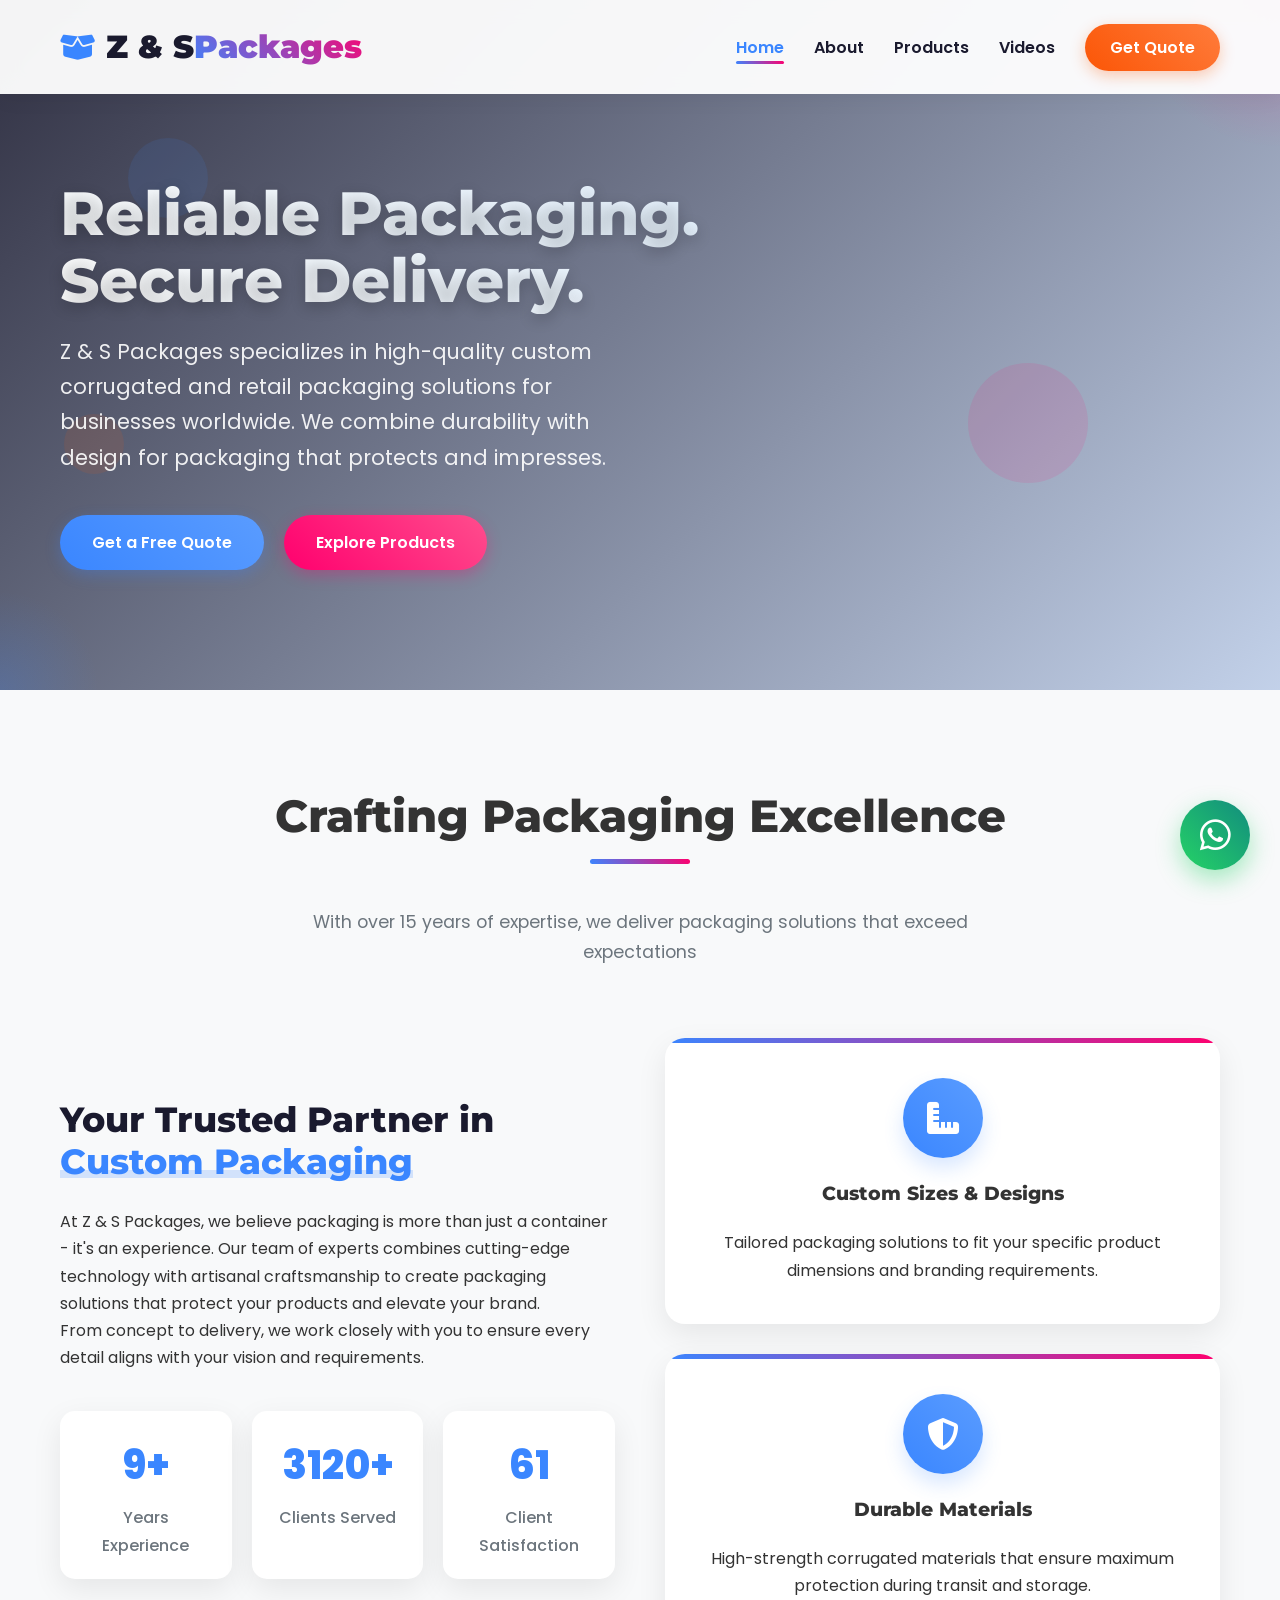
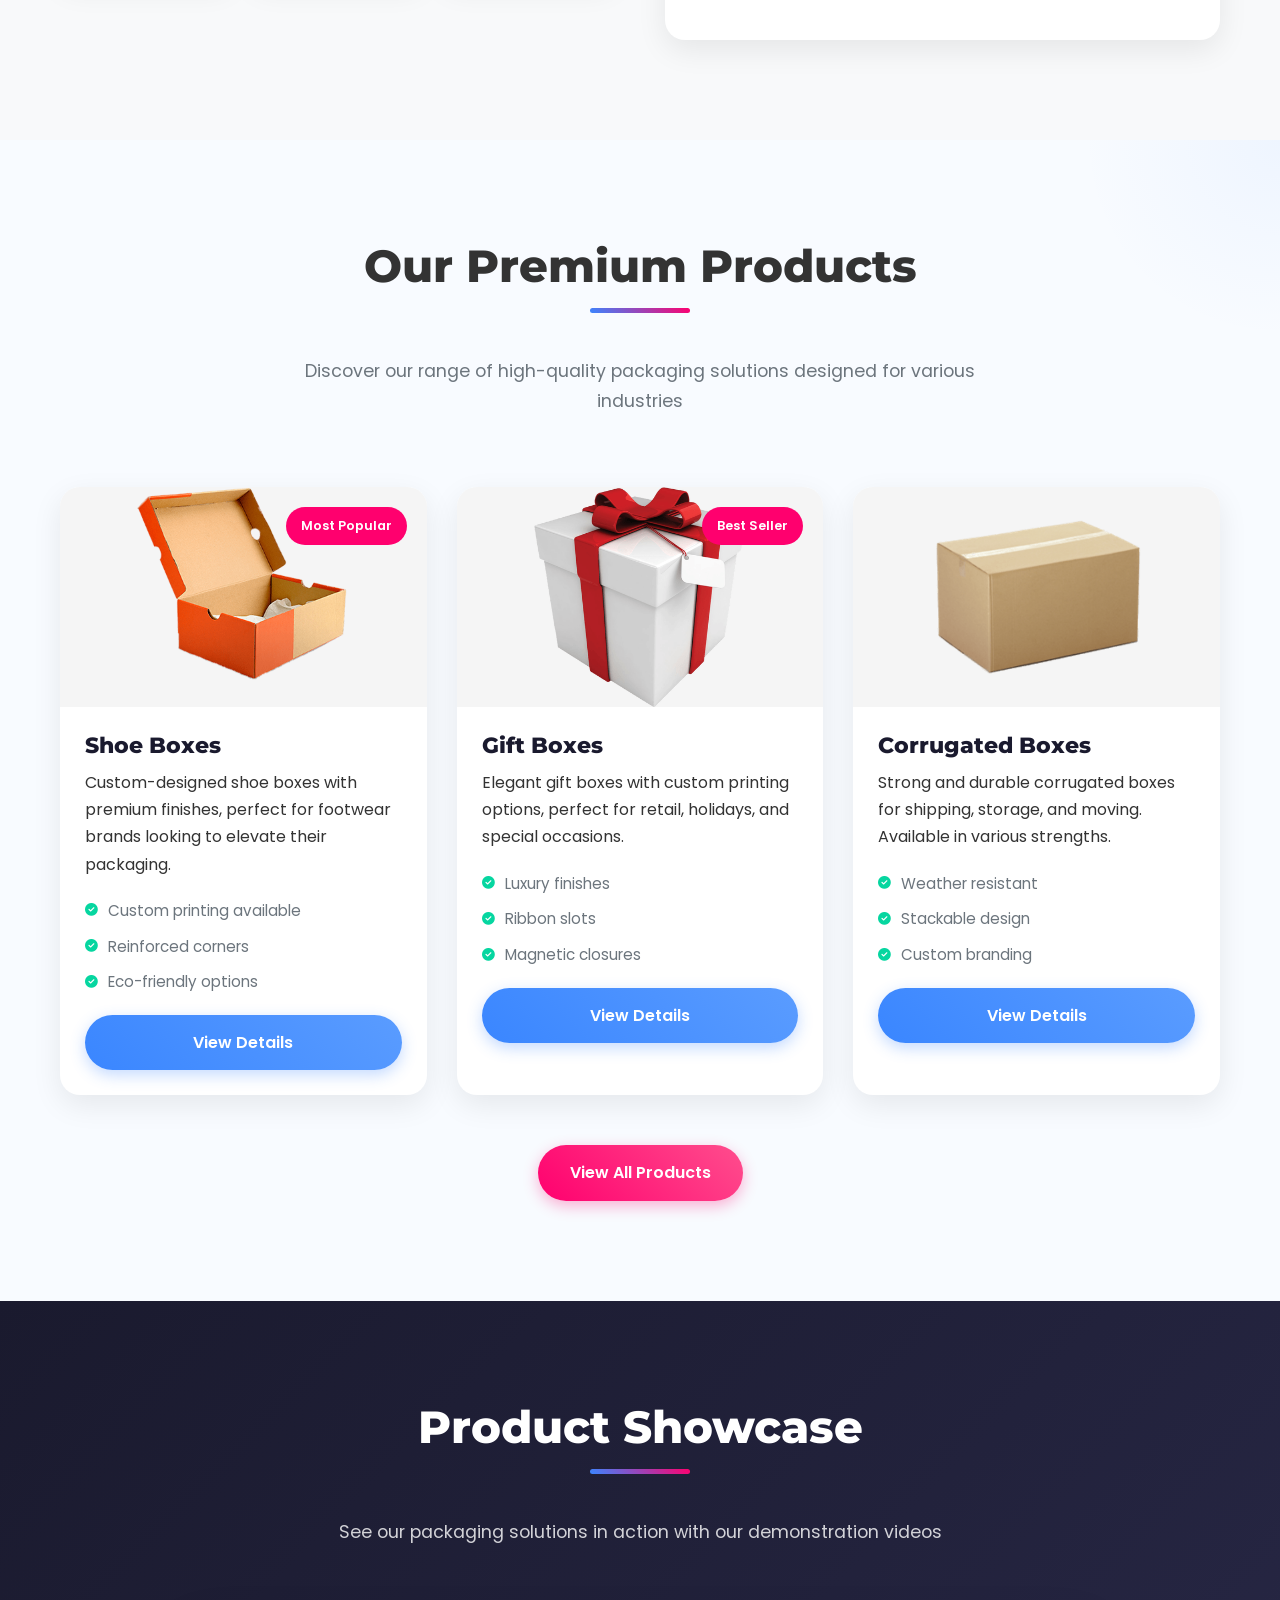
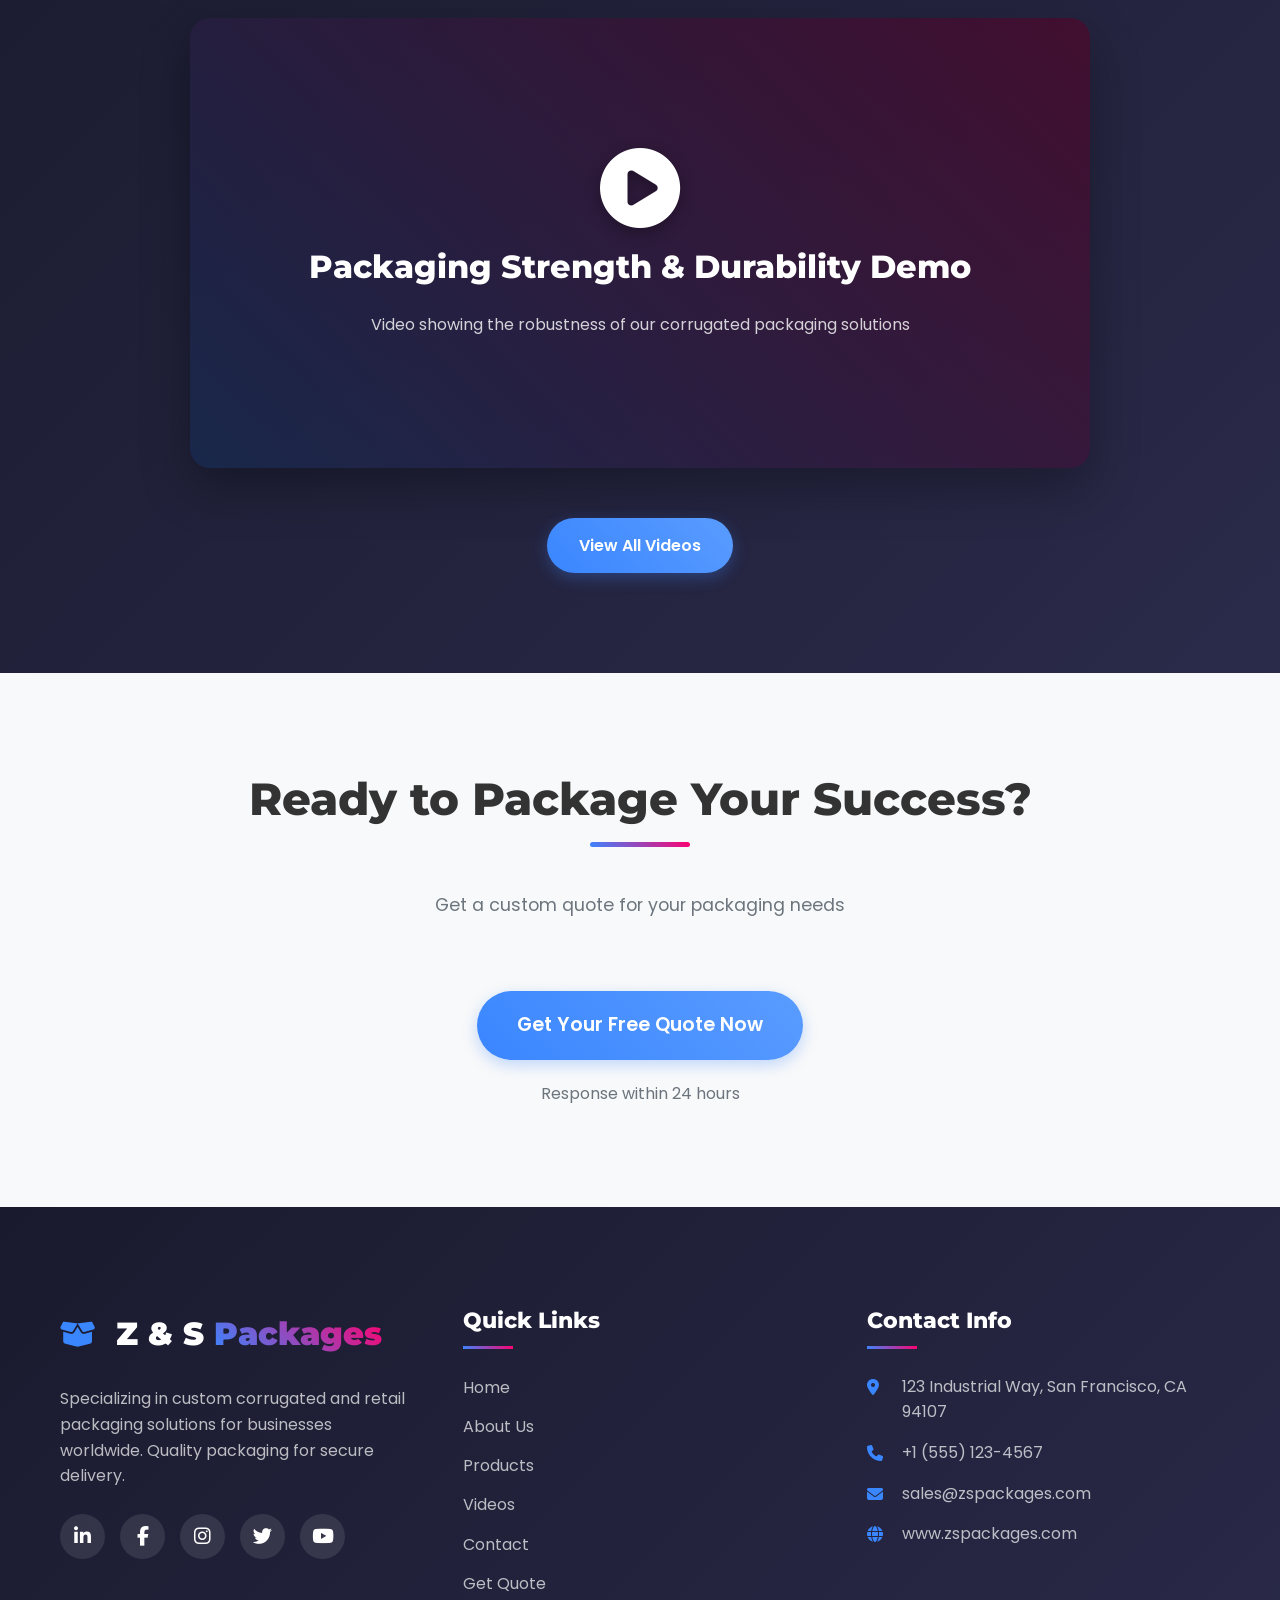
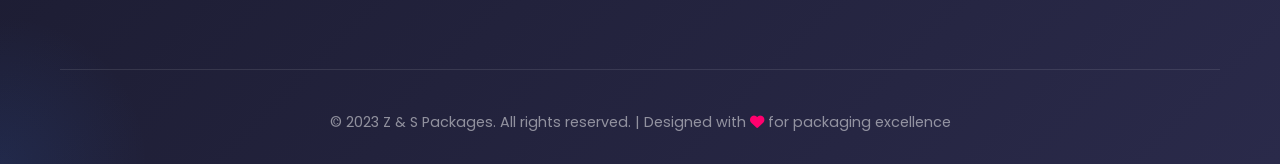
<file: index.html>
<!doctype html>
<html lang="en">
  <head>
    <meta charset="UTF-8" />
    <meta name="viewport" content="width=device-width, initial-scale=1.0" />
    <title>Z & S Packages | Premium Custom Packaging Solutions</title>
    <link
      rel="stylesheet"
      href="https://cdnjs.cloudflare.com/ajax/libs/font-awesome/6.4.0/css/all.min.css"
    />
    <link
      href="https://fonts.googleapis.com/css2?family=Poppins:wght@300;400;500;600;700;800&family=Montserrat:wght@700;800;900&display=swap"
      rel="stylesheet"
    />
    <link rel="stylesheet" href="css/style.css" />
  </head>
  <body>
    <!-- WhatsApp Button -->
    <a href="https://wa.me/03027876618" class="whatsapp-btn" target="_blank">
      <i class="fab fa-whatsapp"></i>
    </a>

    <!-- Header -->
    <header id="header">
      <div class="container header-container">
        <a href="index.html" class="logo">
          <i class="fas fa-box-open logo-icon"></i>
          Z & S <span>Packages</span>
        </a>
        <button class="mobile-menu-btn" id="mobileMenuBtn">
          <i class="fas fa-bars"></i>
        </button>
        <nav>
          <ul id="navMenu">
            <li><a href="index.html" class="active">Home</a></li>
            <li><a href="about.html">About</a></li>
            <li><a href="products.html">Products</a></li>
            <li><a href="videos.html">Videos</a></li>
            <li>
              <a
                href="contact.html"
                class="btn btn-accent"
                style="padding: 10px 25px"
                >Get Quote</a
              >
            </li>
          </ul>
        </nav>
      </div>
    </header>

    <!-- Hero Section -->
    <section class="hero">
      <div class="floating-shape shape-1"></div>
      <div class="floating-shape shape-2"></div>
      <div class="floating-shape shape-3"></div>

      <div class="container">
        <div class="hero-content fade-in">
          <h1>Reliable Packaging. Secure Delivery.</h1>
          <p>
            Z & S Packages specializes in high-quality custom corrugated and
            retail packaging solutions for businesses worldwide. We combine
            durability with design for packaging that protects and impresses.
          </p>
          <div class="hero-btns">
            <a href="contact.html" class="btn btn-primary">Get a Free Quote</a>
            <a href="products.html" class="btn btn-secondary"
              >Explore Products</a
            >
          </div>
        </div>
      </div>
    </section>

    <!-- About Section -->
    <section id="about" class="section-padding">
      <div class="container">
        <div class="section-title fade-in">
          <h2>Crafting Packaging Excellence</h2>
          <p>
            With over 15 years of expertise, we deliver packaging solutions that
            exceed expectations
          </p>
        </div>
        <div class="about-content">
          <div class="about-text slide-in-left">
            <h3>
              Your Trusted Partner in
              <span class="highlight">Custom Packaging</span>
            </h3>
            <p>
              At Z & S Packages, we believe packaging is more than just a
              container - it's an experience. Our team of experts combines
              cutting-edge technology with artisanal craftsmanship to create
              packaging solutions that protect your products and elevate your
              brand.
            </p>
            <p>
              From concept to delivery, we work closely with you to ensure every
              detail aligns with your vision and requirements.
            </p>

            <div class="stats">
              <div class="stat-item">
                <div class="stat-number">15+</div>
                <div class="stat-label">Years Experience</div>
              </div>
              <div class="stat-item">
                <div class="stat-number">5000+</div>
                <div class="stat-label">Clients Served</div>
              </div>
              <div class="stat-item">
                <div class="stat-number">98%</div>
                <div class="stat-label">Client Satisfaction</div>
              </div>
            </div>
          </div>
          <div class="strengths-grid slide-in-right">
            <div class="strength-card">
              <div class="strength-icon">
                <i class="fas fa-ruler-combined"></i>
              </div>
              <h3>Custom Sizes & Designs</h3>
              <p>
                Tailored packaging solutions to fit your specific product
                dimensions and branding requirements.
              </p>
            </div>
            <div class="strength-card">
              <div class="strength-icon">
                <i class="fas fa-shield-alt"></i>
              </div>
              <h3>Durable Materials</h3>
              <p>
                High-strength corrugated materials that ensure maximum
                protection during transit and storage.
              </p>
            </div>
          </div>
        </div>
      </div>
    </section>

    <!-- Products Preview Section -->
    <section id="products" class="section-padding strengths">
      <div class="container">
        <div class="section-title fade-in">
          <h2>Our Premium Products</h2>
          <p>
            Discover our range of high-quality packaging solutions designed for
            various industries
          </p>
        </div>
        <div class="products-grid">
          <div class="product-card fade-in">
            <div
              class="product-img"
              style="background-image: url(assets/images/shoeBox.png)"
            ></div>
            <div class="product-badge">Most Popular</div>
            <div class="product-content">
              <h3>Shoe Boxes</h3>
              <p>
                Custom-designed shoe boxes with premium finishes, perfect for
                footwear brands looking to elevate their packaging.
              </p>
              <ul class="product-features">
                <li>
                  <i class="fas fa-check-circle"></i> Custom printing available
                </li>
                <li><i class="fas fa-check-circle"></i> Reinforced corners</li>
                <li>
                  <i class="fas fa-check-circle"></i> Eco-friendly options
                </li>
              </ul>
              <a
                href="product_detail.html"
                class="btn btn-primary"
                style="width: 100%"
                >View Details</a
              >
            </div>
          </div>
          <div class="product-card fade-in">
            <div
              class="product-img"
              style="background-image: url(assets/images/giftBox.png)"
            ></div>
            <div class="product-badge">Best Seller</div>
            <div class="product-content">
              <h3>Gift Boxes</h3>
              <p>
                Elegant gift boxes with custom printing options, perfect for
                retail, holidays, and special occasions.
              </p>
              <ul class="product-features">
                <li><i class="fas fa-check-circle"></i> Luxury finishes</li>
                <li><i class="fas fa-check-circle"></i> Ribbon slots</li>
                <li><i class="fas fa-check-circle"></i> Magnetic closures</li>
              </ul>
              <a
                href="product_detail.html"
                class="btn btn-primary"
                style="width: 100%"
                >View Details</a
              >
            </div>
          </div>
          <div class="product-card fade-in">
            <div
              class="product-img"
              style="background-image: url(assets/images/CorrugatedBox.png)"
            ></div>
            <div class="product-content">
              <h3>Corrugated Boxes</h3>
              <p>
                Strong and durable corrugated boxes for shipping, storage, and
                moving. Available in various strengths.
              </p>
              <ul class="product-features">
                <li><i class="fas fa-check-circle"></i> Weather resistant</li>
                <li><i class="fas fa-check-circle"></i> Stackable design</li>
                <li><i class="fas fa-check-circle"></i> Custom branding</li>
              </ul>
              <a
                href="product_detail.html"
                class="btn btn-primary"
                style="width: 100%"
                >View Details</a
              >
            </div>
          </div>
        </div>
        <div style="text-align: center; margin-top: 50px">
          <a href="products.html" class="btn btn-secondary"
            >View All Products</a
          >
        </div>
      </div>
    </section>

    <!-- Video Preview Section -->
    <section id="videos" class="section-padding video-section">
      <div class="container">
        <div class="section-title fade-in">
          <h2>Product Showcase</h2>
          <p>
            See our packaging solutions in action with our demonstration videos
          </p>
        </div>
        <div class="video-container fade-in">
          <div class="video-placeholder">
            <i class="fas fa-play-circle"></i>
            <h3>Packaging Strength & Durability Demo</h3>
            <p>
              Video showing the robustness of our corrugated packaging solutions
            </p>
          </div>
        </div>
        <div style="text-align: center; margin-top: 50px">
          <a href="videos.html" class="btn btn-primary">View All Videos</a>
        </div>
      </div>
    </section>

    <!-- Contact CTA Section -->
    <section class="section-padding">
      <div class="container">
        <div class="section-title fade-in">
          <h2>Ready to Package Your Success?</h2>
          <p>Get a custom quote for your packaging needs</p>
        </div>
        <div style="text-align: center">
          <a
            href="contact.html"
            class="btn btn-primary"
            style="font-size: 1.2rem; padding: 18px 40px"
            >Get Your Free Quote Now</a
          >
          <p style="margin-top: 20px; color: var(--text-light)">
            Response within 24 hours
          </p>
        </div>
      </div>
    </section>

    <!-- Footer -->
    <footer>
      <div class="container">
        <div class="footer-container">
          <div class="footer-about fade-in">
            <a href="index.html" class="footer-logo">
              <i class="fas fa-box-open logo-icon"></i>
              Z & S <span>Packages</span>
            </a>
            <p>
              Specializing in custom corrugated and retail packaging solutions
              for businesses worldwide. Quality packaging for secure delivery.
            </p>
            <div class="social-icons">
              <a href="#"><i class="fab fa-linkedin-in"></i></a>
              <a href="#"><i class="fab fa-facebook-f"></i></a>
              <a href="#"><i class="fab fa-instagram"></i></a>
              <a href="#"><i class="fab fa-twitter"></i></a>
              <a href="#"><i class="fab fa-youtube"></i></a>
            </div>
          </div>
          <div class="footer-links fade-in" style="transition-delay: 0.1s">
            <h3>Quick Links</h3>
            <ul>
              <li><a href="index.html">Home</a></li>
              <li><a href="about.html">About Us</a></li>
              <li><a href="products.html">Products</a></li>
              <li><a href="videos.html">Videos</a></li>
              <li><a href="contact.html">Contact</a></li>
              <li><a href="contact.html">Get Quote</a></li>
            </ul>
          </div>
          <div class="footer-contact fade-in" style="transition-delay: 0.2s">
            <h3>Contact Info</h3>
            <p>
              <i class="fas fa-map-marker-alt"></i> 123 Industrial Way, San
              Francisco, CA 94107
            </p>
            <p><i class="fas fa-phone"></i> +1 (555) 123-4567</p>
            <p><i class="fas fa-envelope"></i> sales@zspackages.com</p>
            <p><i class="fas fa-globe"></i> www.zspackages.com</p>
          </div>
        </div>
        <div class="copyright fade-in">
          <p>
            &copy; 2023 Z & S Packages. All rights reserved. | Designed with
            <i class="fas fa-heart" style="color: var(--secondary)"></i> for
            packaging excellence
          </p>
        </div>
      </div>
    </footer>

    <script src="js/main.js"></script>
  </body>
</html>
</file>
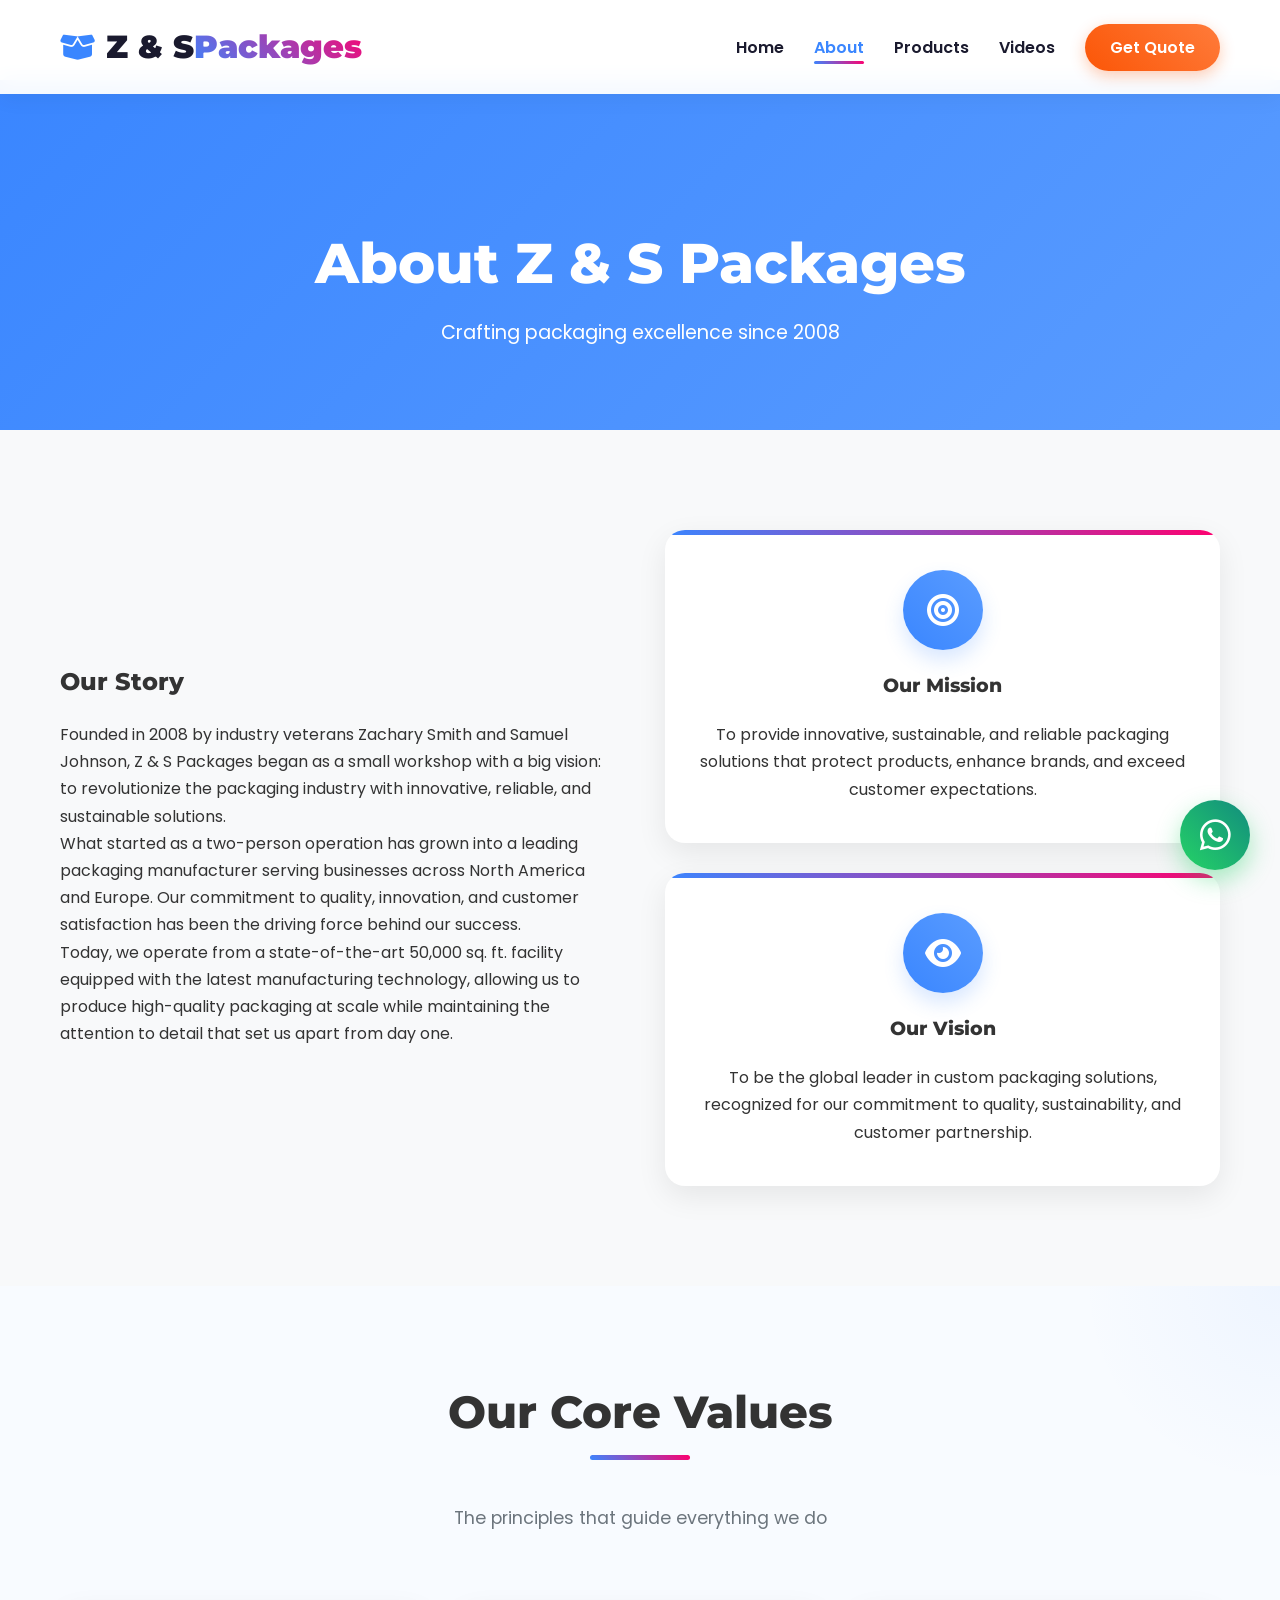
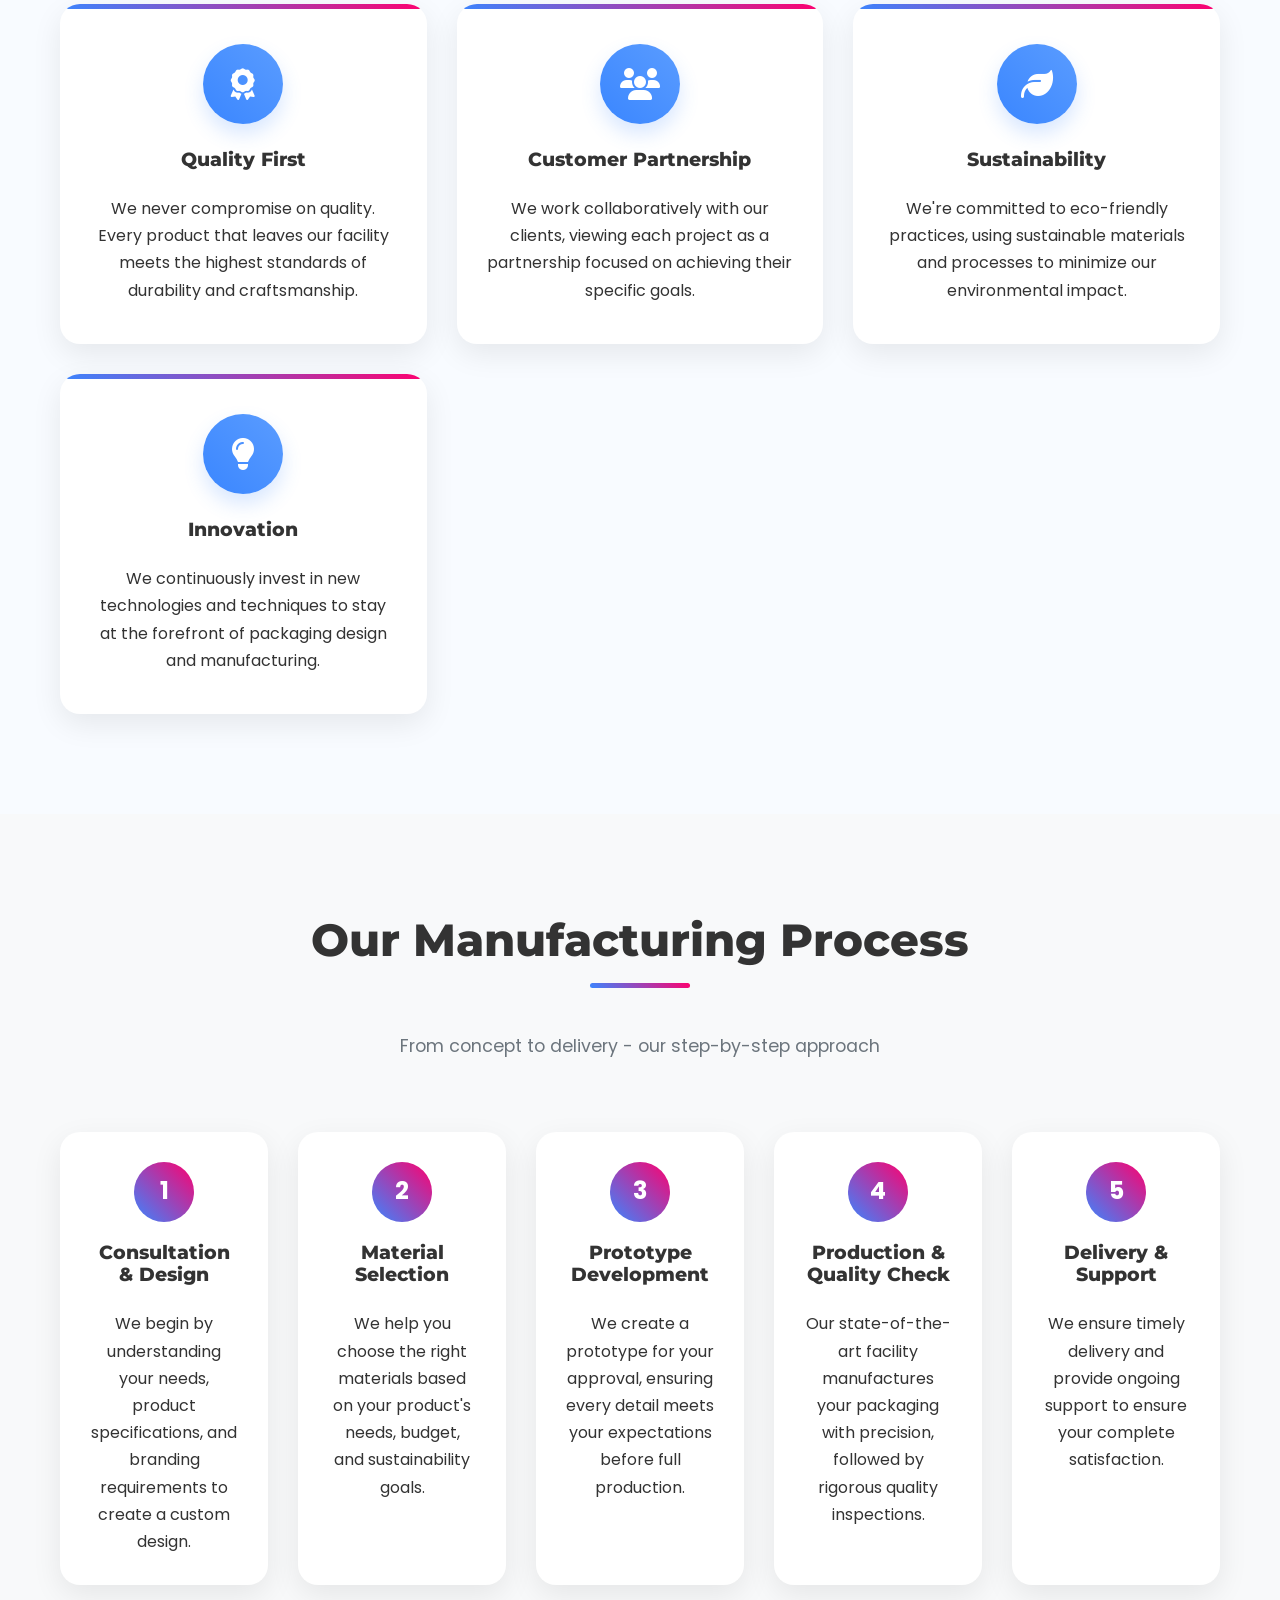
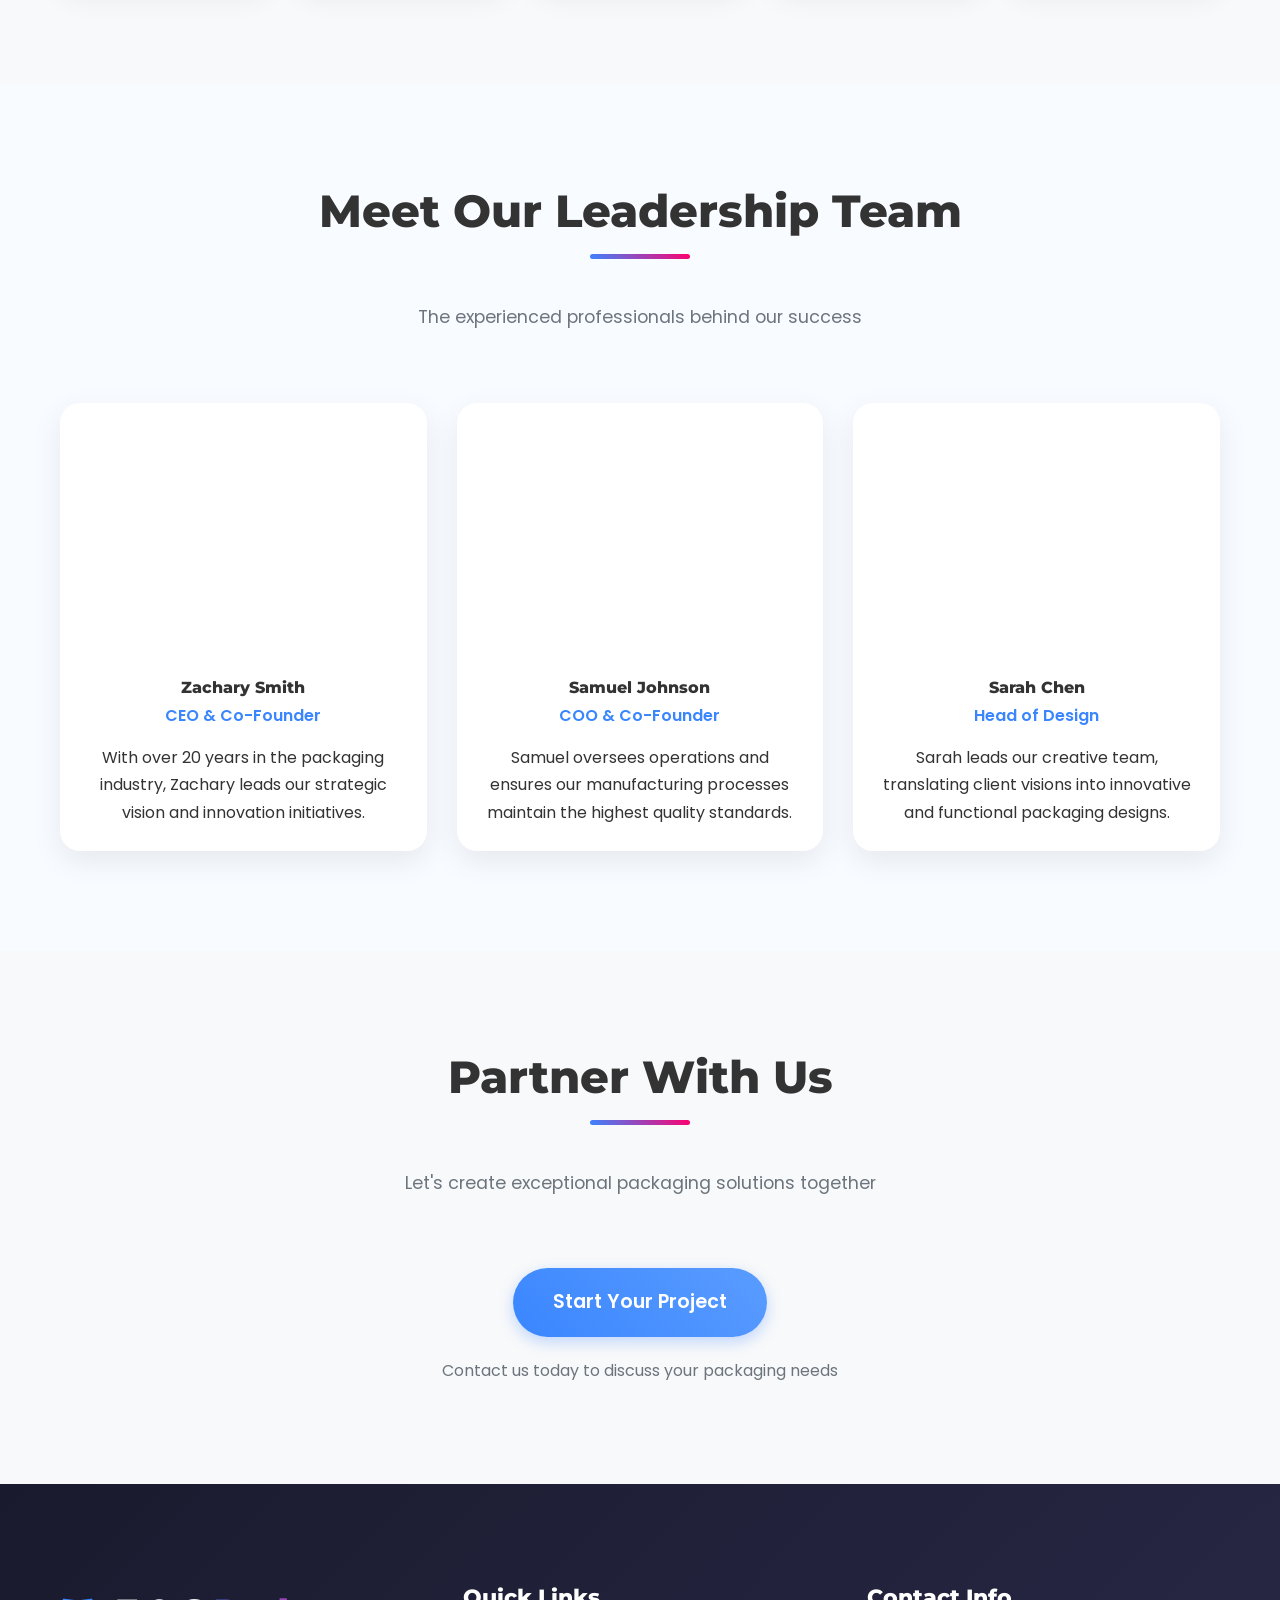
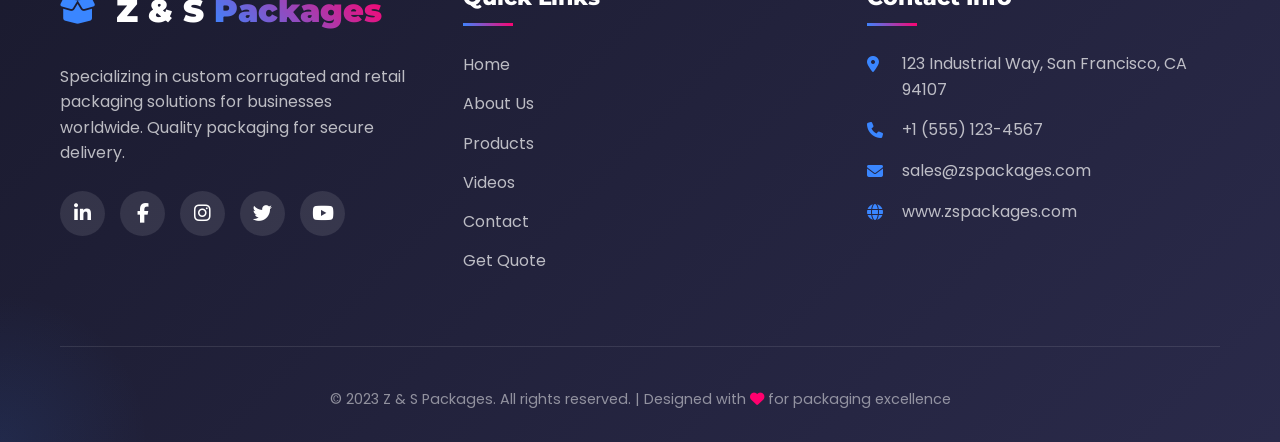
<file: about.html>
<!doctype html>
<html lang="en">
  <head>
    <meta charset="UTF-8" />
    <meta name="viewport" content="width=device-width, initial-scale=1.0" />
    <title>About Us | Z & S Packages</title>
    <link
      rel="stylesheet"
      href="https://cdnjs.cloudflare.com/ajax/libs/font-awesome/6.4.0/css/all.min.css"
    />
    <link
      href="https://fonts.googleapis.com/css2?family=Poppins:wght@300;400;500;600;700;800&family=Montserrat:wght@700;800;900&display=swap"
      rel="stylesheet"
    />
    <link rel="stylesheet" href="css/style.css" />
  </head>
  <body>
    <!-- WhatsApp Button -->
    <a href="https://wa.me/1234567890" class="whatsapp-btn" target="_blank">
      <i class="fab fa-whatsapp"></i>
    </a>

    <!-- Header -->
    <header id="header">
      <div class="container header-container">
        <a href="index.html" class="logo">
          <i class="fas fa-box-open logo-icon"></i>
          Z & S <span>Packages</span>
        </a>
        <button class="mobile-menu-btn" id="mobileMenuBtn">
          <i class="fas fa-bars"></i>
        </button>
        <nav>
          <ul id="navMenu">
            <li><a href="index.html">Home</a></li>
            <li><a href="about.html" class="active">About</a></li>
            <li><a href="products.html">Products</a></li>
            <li><a href="videos.html">Videos</a></li>
            <li>
              <a
                href="contact.html"
                class="btn btn-accent"
                style="padding: 10px 25px"
                >Get Quote</a
              >
            </li>
          </ul>
        </nav>
      </div>
    </header>

    <!-- Page Header -->
    <section class="page-header">
      <div class="container">
        <h1 class="fade-in">About Z & S Packages</h1>
        <p class="fade-in">Crafting packaging excellence since 2008</p>
      </div>
    </section>

    <!-- Our Story -->
    <section class="section-padding">
      <div class="container">
        <div class="about-content">
          <div class="about-text slide-in-left">
            <h2>Our Story</h2>
            <p>
              Founded in 2008 by industry veterans Zachary Smith and Samuel
              Johnson, Z & S Packages began as a small workshop with a big
              vision: to revolutionize the packaging industry with innovative,
              reliable, and sustainable solutions.
            </p>
            <p>
              What started as a two-person operation has grown into a leading
              packaging manufacturer serving businesses across North America and
              Europe. Our commitment to quality, innovation, and customer
              satisfaction has been the driving force behind our success.
            </p>
            <p>
              Today, we operate from a state-of-the-art 50,000 sq. ft. facility
              equipped with the latest manufacturing technology, allowing us to
              produce high-quality packaging at scale while maintaining the
              attention to detail that set us apart from day one.
            </p>
          </div>
          <div class="strengths-grid slide-in-right">
            <div class="strength-card">
              <div class="strength-icon">
                <i class="fas fa-bullseye"></i>
              </div>
              <h3>Our Mission</h3>
              <p>
                To provide innovative, sustainable, and reliable packaging
                solutions that protect products, enhance brands, and exceed
                customer expectations.
              </p>
            </div>
            <div class="strength-card">
              <div class="strength-icon">
                <i class="fas fa-eye"></i>
              </div>
              <h3>Our Vision</h3>
              <p>
                To be the global leader in custom packaging solutions,
                recognized for our commitment to quality, sustainability, and
                customer partnership.
              </p>
            </div>
          </div>
        </div>
      </div>
    </section>

    <!-- Values Section -->
    <section class="section-padding strengths">
      <div class="container">
        <div class="section-title fade-in">
          <h2>Our Core Values</h2>
          <p>The principles that guide everything we do</p>
        </div>
        <div class="strengths-grid">
          <div class="strength-card fade-in">
            <div class="strength-icon">
              <i class="fas fa-award"></i>
            </div>
            <h3>Quality First</h3>
            <p>
              We never compromise on quality. Every product that leaves our
              facility meets the highest standards of durability and
              craftsmanship.
            </p>
          </div>
          <div class="strength-card fade-in">
            <div class="strength-icon">
              <i class="fas fa-users"></i>
            </div>
            <h3>Customer Partnership</h3>
            <p>
              We work collaboratively with our clients, viewing each project as
              a partnership focused on achieving their specific goals.
            </p>
          </div>
          <div class="strength-card fade-in">
            <div class="strength-icon">
              <i class="fas fa-leaf"></i>
            </div>
            <h3>Sustainability</h3>
            <p>
              We're committed to eco-friendly practices, using sustainable
              materials and processes to minimize our environmental impact.
            </p>
          </div>
          <div class="strength-card fade-in">
            <div class="strength-icon">
              <i class="fas fa-lightbulb"></i>
            </div>
            <h3>Innovation</h3>
            <p>
              We continuously invest in new technologies and techniques to stay
              at the forefront of packaging design and manufacturing.
            </p>
          </div>
        </div>
      </div>
    </section>

    <!-- Manufacturing Process -->
    <section class="section-padding">
      <div class="container">
        <div class="section-title fade-in">
          <h2>Our Manufacturing Process</h2>
          <p>From concept to delivery - our step-by-step approach</p>
        </div>

        <div class="process-steps">
          <div class="process-step fade-in">
            <div class="process-step-number">1</div>
            <h3>Consultation & Design</h3>
            <p>
              We begin by understanding your needs, product specifications, and
              branding requirements to create a custom design.
            </p>
          </div>
          <div class="process-step fade-in">
            <div class="process-step-number">2</div>
            <h3>Material Selection</h3>
            <p>
              We help you choose the right materials based on your product's
              needs, budget, and sustainability goals.
            </p>
          </div>
          <div class="process-step fade-in">
            <div class="process-step-number">3</div>
            <h3>Prototype Development</h3>
            <p>
              We create a prototype for your approval, ensuring every detail
              meets your expectations before full production.
            </p>
          </div>
          <div class="process-step fade-in">
            <div class="process-step-number">4</div>
            <h3>Production & Quality Check</h3>
            <p>
              Our state-of-the-art facility manufactures your packaging with
              precision, followed by rigorous quality inspections.
            </p>
          </div>
          <div class="process-step fade-in">
            <div class="process-step-number">5</div>
            <h3>Delivery & Support</h3>
            <p>
              We ensure timely delivery and provide ongoing support to ensure
              your complete satisfaction.
            </p>
          </div>
        </div>
      </div>
    </section>

    <!-- Team Section -->
    <section class="section-padding team-section">
      <div class="container">
        <div class="section-title fade-in">
          <h2>Meet Our Leadership Team</h2>
          <p>The experienced professionals behind our success</p>
        </div>

        <div class="team-grid">
          <div class="team-member fade-in">
            <div
              class="team-member-img"
              style="
                background-image: url(&quot;https://images.unsplash.com/photo-1560250097-0b93528c311a?ixlib=rb-4.0.3&ixid=M3wxMjA3fDB8MHxwaG90by1wYWdlfHx8fGVufDB8fHx8fA%3D%3D&auto=format&fit=crop&w=687&q=80&quot;);
              "
            ></div>
            <div class="team-member-info">
              <h4>Zachary Smith</h4>
              <div class="team-member-role">CEO & Co-Founder</div>
              <p>
                With over 20 years in the packaging industry, Zachary leads our
                strategic vision and innovation initiatives.
              </p>
            </div>
          </div>
          <div class="team-member fade-in">
            <div
              class="team-member-img"
              style="
                background-image: url(&quot;https://images.unsplash.com/photo-1582750433449-648ed127bb54?ixlib=rb-4.0.3&ixid=M3wxMjA3fDB8MHxwaG90by1wYWdlfHx8fGVufDB8fHx8fA%3D%3D&auto=format&fit=crop&w=687&q=80&quot;);
              "
            ></div>
            <div class="team-member-info">
              <h4>Samuel Johnson</h4>
              <div class="team-member-role">COO & Co-Founder</div>
              <p>
                Samuel oversees operations and ensures our manufacturing
                processes maintain the highest quality standards.
              </p>
            </div>
          </div>
          <div class="team-member fade-in">
            <div
              class="team-member-img"
              style="
                background-image: url(&quot;https://images.unsplash.com/photo-1573496359142-b8d87734a5a2?ixlib=rb-4.0.3&ixid=M3wxMjA3fDB8MHxwaG90by1wYWdlfHx8fGVufDB8fHx8fA%3D%3D&auto=format&fit=crop&w=688&q=80&quot;);
              "
            ></div>
            <div class="team-member-info">
              <h4>Sarah Chen</h4>
              <div class="team-member-role">Head of Design</div>
              <p>
                Sarah leads our creative team, translating client visions into
                innovative and functional packaging designs.
              </p>
            </div>
          </div>
        </div>
      </div>
    </section>

    <!-- CTA Section -->
    <section class="section-padding">
      <div class="container">
        <div class="section-title fade-in">
          <h2>Partner With Us</h2>
          <p>Let's create exceptional packaging solutions together</p>
        </div>
        <div style="text-align: center">
          <a
            href="contact.html"
            class="btn btn-primary"
            style="font-size: 1.2rem; padding: 18px 40px"
            >Start Your Project</a
          >
          <p style="margin-top: 20px; color: var(--text-light)">
            Contact us today to discuss your packaging needs
          </p>
        </div>
      </div>
    </section>

    <!-- Footer -->
    <footer>
      <div class="container">
        <div class="footer-container">
          <div class="footer-about fade-in">
            <a href="index.html" class="footer-logo">
              <i class="fas fa-box-open logo-icon"></i>
              Z & S <span>Packages</span>
            </a>
            <p>
              Specializing in custom corrugated and retail packaging solutions
              for businesses worldwide. Quality packaging for secure delivery.
            </p>
            <div class="social-icons">
              <a href="#"><i class="fab fa-linkedin-in"></i></a>
              <a href="#"><i class="fab fa-facebook-f"></i></a>
              <a href="#"><i class="fab fa-instagram"></i></a>
              <a href="#"><i class="fab fa-twitter"></i></a>
              <a href="#"><i class="fab fa-youtube"></i></a>
            </div>
          </div>
          <div class="footer-links fade-in" style="transition-delay: 0.1s">
            <h3>Quick Links</h3>
            <ul>
              <li><a href="index.html">Home</a></li>
              <li><a href="about.html">About Us</a></li>
              <li><a href="products.html">Products</a></li>
              <li><a href="videos.html">Videos</a></li>
              <li><a href="contact.html">Contact</a></li>
              <li><a href="contact.html">Get Quote</a></li>
            </ul>
          </div>
          <div class="footer-contact fade-in" style="transition-delay: 0.2s">
            <h3>Contact Info</h3>
            <p>
              <i class="fas fa-map-marker-alt"></i> 123 Industrial Way, San
              Francisco, CA 94107
            </p>
            <p><i class="fas fa-phone"></i> +1 (555) 123-4567</p>
            <p><i class="fas fa-envelope"></i> sales@zspackages.com</p>
            <p><i class="fas fa-globe"></i> www.zspackages.com</p>
          </div>
        </div>
        <div class="copyright fade-in">
          <p>
            &copy; 2023 Z & S Packages. All rights reserved. | Designed with
            <i class="fas fa-heart" style="color: var(--secondary)"></i> for
            packaging excellence
          </p>
        </div>
      </div>
    </footer>

    <script src="js/main.js"></script>
  </body>
</html>
</file>
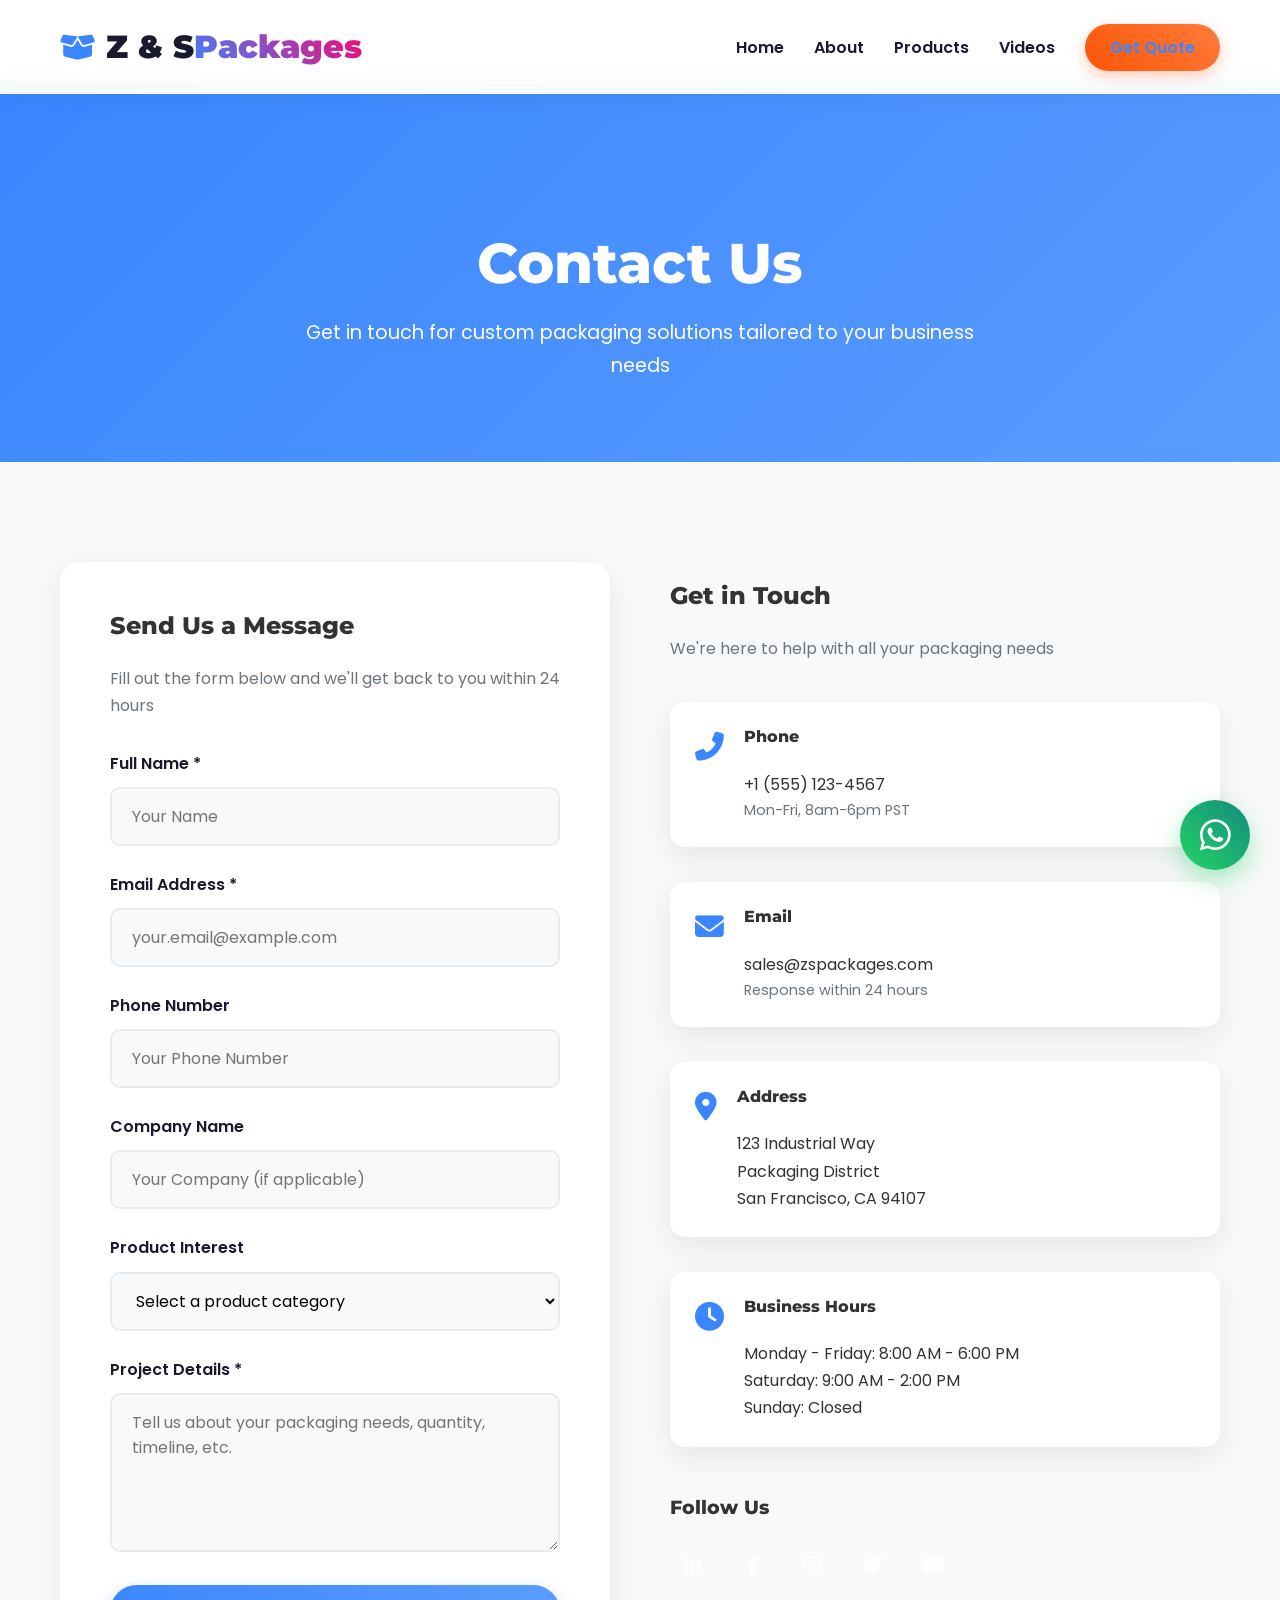
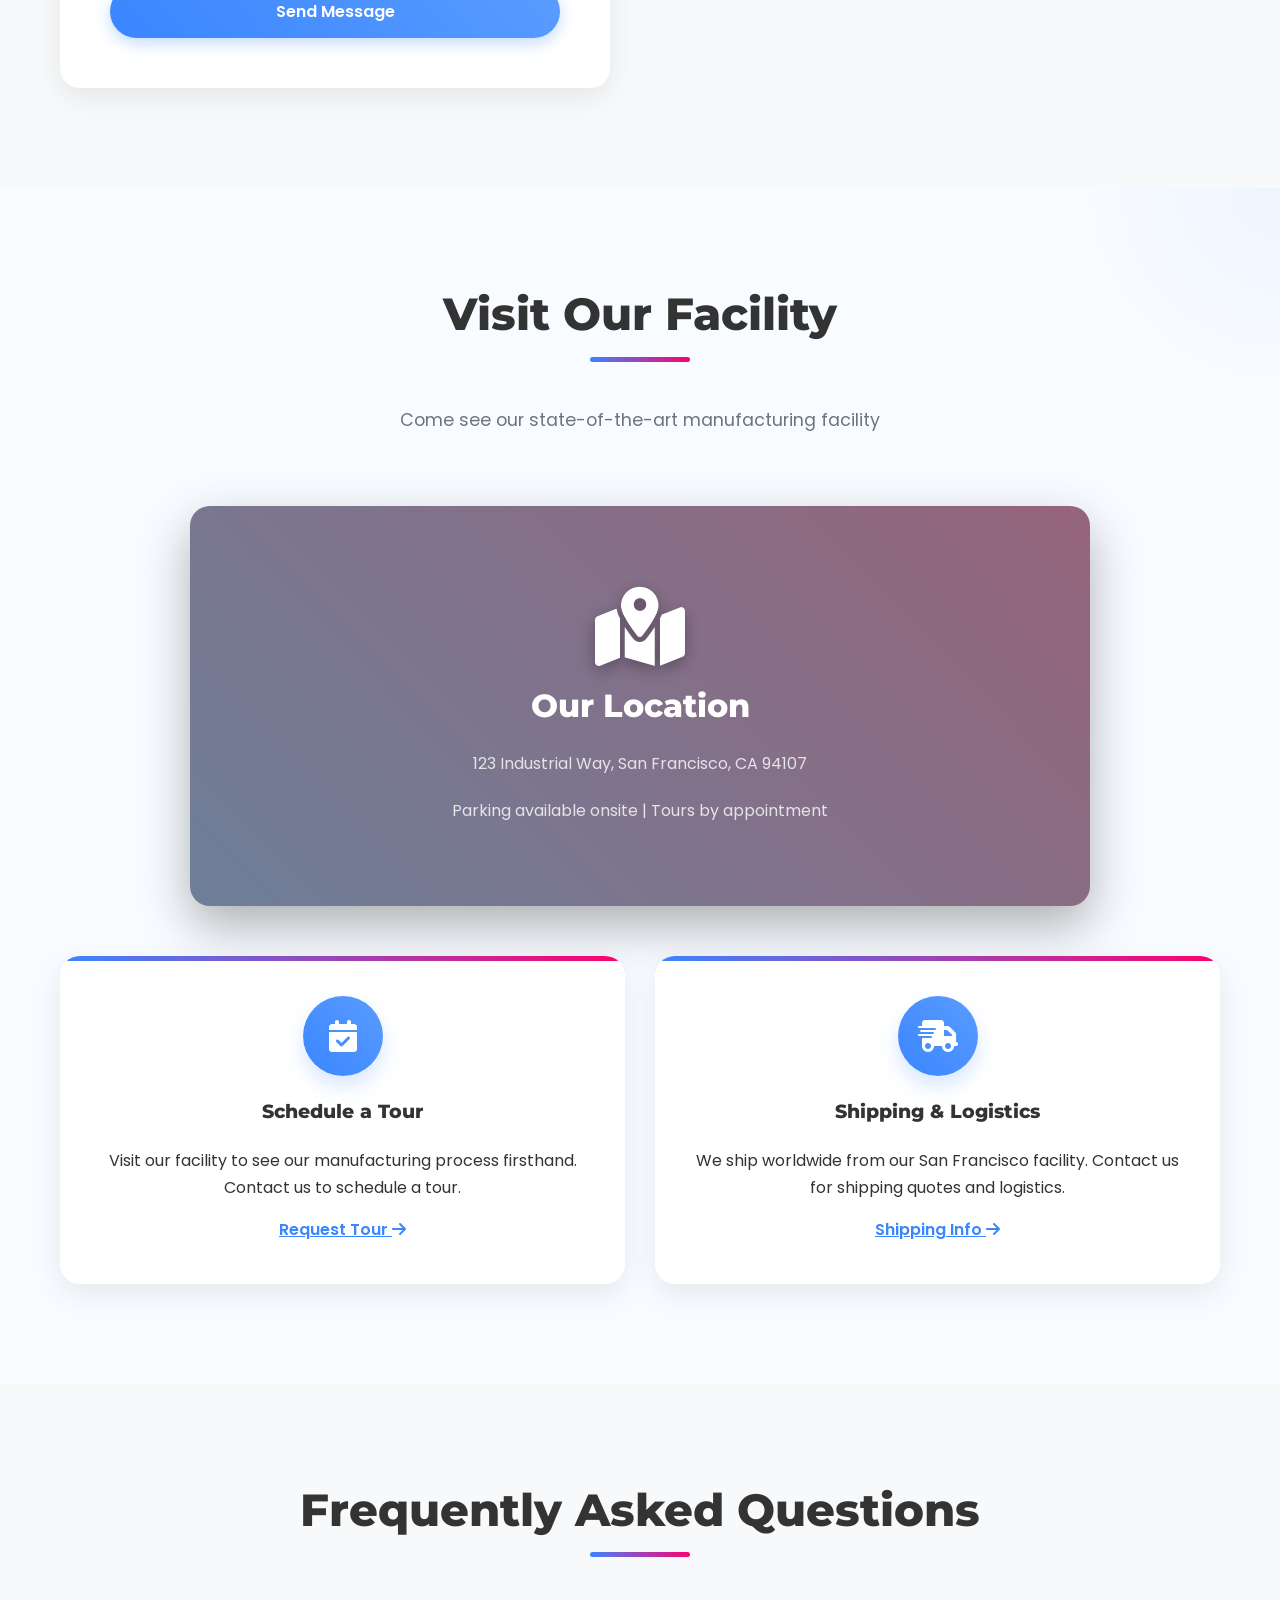
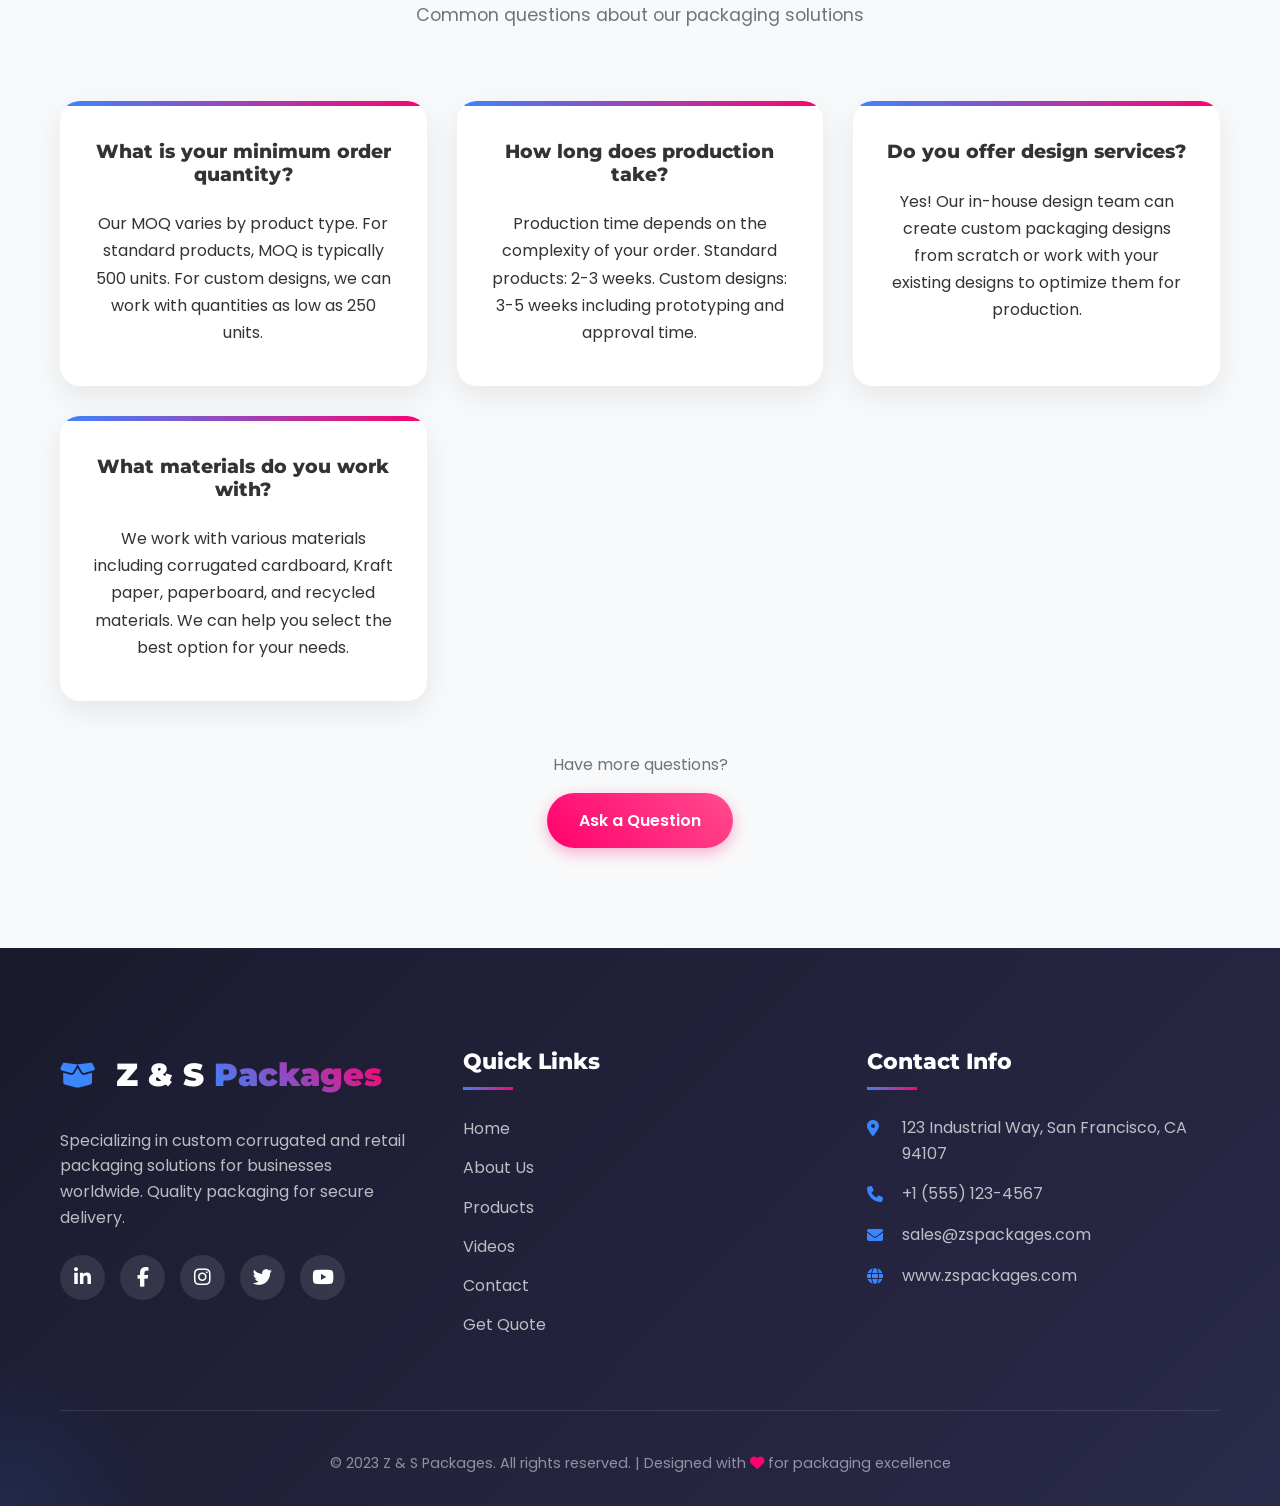
<file: contact.html>
<!doctype html>
<html lang="en">
  <head>
    <meta charset="UTF-8" />
    <meta name="viewport" content="width=device-width, initial-scale=1.0" />
    <title>Contact Us | Z & S Packages</title>
    <link
      rel="stylesheet"
      href="https://cdnjs.cloudflare.com/ajax/libs/font-awesome/6.4.0/css/all.min.css"
    />
    <link
      href="https://fonts.googleapis.com/css2?family=Poppins:wght@300;400;500;600;700;800&family=Montserrat:wght@700;800;900&display=swap"
      rel="stylesheet"
    />
    <link rel="stylesheet" href="css/style.css" />
  </head>
  <body>
    <!-- WhatsApp Button -->
    <a href="https://wa.me/1234567890" class="whatsapp-btn" target="_blank">
      <i class="fab fa-whatsapp"></i>
    </a>

    <!-- Header -->
    <header id="header">
      <div class="container header-container">
        <a href="index.html" class="logo">
          <i class="fas fa-box-open logo-icon"></i>
          Z & S <span>Packages</span>
        </a>
        <button class="mobile-menu-btn" id="mobileMenuBtn">
          <i class="fas fa-bars"></i>
        </button>
        <nav>
          <ul id="navMenu">
            <li><a href="index.html">Home</a></li>
            <li><a href="about.html">About</a></li>
            <li><a href="products.html">Products</a></li>
            <li><a href="videos.html">Videos</a></li>
            <li>
              <a
                href="contact.html"
                class="active btn btn-accent"
                style="padding: 10px 25px"
                >Get Quote</a
              >
            </li>
          </ul>
        </nav>
      </div>
    </header>

    <!-- Page Header -->
    <section class="page-header">
      <div class="container">
        <h1 class="fade-in">Contact Us</h1>
        <p class="fade-in">
          Get in touch for custom packaging solutions tailored to your business
          needs
        </p>
      </div>
    </section>

    <!-- Contact Section -->
    <section class="section-padding">
      <div class="container">
        <div class="contact-container">
          <div class="contact-form slide-in-left">
            <h2>Send Us a Message</h2>
            <p style="margin-bottom: 30px; color: var(--text-light)">
              Fill out the form below and we'll get back to you within 24 hours
            </p>

            <form id="contactForm">
              <div class="form-group">
                <label for="name">Full Name *</label>
                <input
                  type="text"
                  id="name"
                  class="form-control"
                  placeholder="Your Name"
                  required
                />
              </div>
              <div class="form-group">
                <label for="email">Email Address *</label>
                <input
                  type="email"
                  id="email"
                  class="form-control"
                  placeholder="your.email@example.com"
                  required
                />
              </div>
              <div class="form-group">
                <label for="phone">Phone Number</label>
                <input
                  type="tel"
                  id="phone"
                  class="form-control"
                  placeholder="Your Phone Number"
                />
              </div>
              <div class="form-group">
                <label for="company">Company Name</label>
                <input
                  type="text"
                  id="company"
                  class="form-control"
                  placeholder="Your Company (if applicable)"
                />
              </div>
              <div class="form-group">
                <label for="product-type">Product Interest</label>
                <select id="product-type" class="form-control">
                  <option value="">Select a product category</option>
                  <option value="shoe-boxes">Shoe Boxes</option>
                  <option value="gift-boxes">Gift Boxes</option>
                  <option value="corrugated-boxes">Corrugated Boxes</option>
                  <option value="custom">Custom Packaging</option>
                  <option value="other">Other / Not Sure</option>
                </select>
              </div>
              <div class="form-group">
                <label for="message">Project Details *</label>
                <textarea
                  id="message"
                  class="form-control"
                  rows="5"
                  placeholder="Tell us about your packaging needs, quantity, timeline, etc."
                  required
                ></textarea>
              </div>
              <button type="submit" class="btn btn-primary" style="width: 100%">
                Send Message
              </button>
            </form>
          </div>
          <div class="contact-info">
            <h2 class="fade-in">Get in Touch</h2>
            <p style="margin-bottom: 40px; color: var(--text-light)">
              We're here to help with all your packaging needs
            </p>

            <div class="contact-detail slide-in-right">
              <i class="fas fa-phone-alt"></i>
              <div>
                <h4>Phone</h4>
                <p>+1 (555) 123-4567</p>
                <p style="font-size: 0.9rem; color: var(--text-light)">
                  Mon-Fri, 8am-6pm PST
                </p>
              </div>
            </div>
            <div
              class="contact-detail slide-in-right"
              style="transition-delay: 0.1s"
            >
              <i class="fas fa-envelope"></i>
              <div>
                <h4>Email</h4>
                <p>sales@zspackages.com</p>
                <p style="font-size: 0.9rem; color: var(--text-light)">
                  Response within 24 hours
                </p>
              </div>
            </div>
            <div
              class="contact-detail slide-in-right"
              style="transition-delay: 0.2s"
            >
              <i class="fas fa-map-marker-alt"></i>
              <div>
                <h4>Address</h4>
                <p>123 Industrial Way</p>
                <p>Packaging District</p>
                <p>San Francisco, CA 94107</p>
              </div>
            </div>
            <div
              class="contact-detail slide-in-right"
              style="transition-delay: 0.3s"
            >
              <i class="fas fa-clock"></i>
              <div>
                <h4>Business Hours</h4>
                <p>Monday - Friday: 8:00 AM - 6:00 PM</p>
                <p>Saturday: 9:00 AM - 2:00 PM</p>
                <p>Sunday: Closed</p>
              </div>
            </div>

            <div style="margin-top: 50px">
              <h3 class="fade-in">Follow Us</h3>
              <div class="social-icons" style="margin-top: 20px">
                <a href="#"><i class="fab fa-linkedin-in"></i></a>
                <a href="#"><i class="fab fa-facebook-f"></i></a>
                <a href="#"><i class="fab fa-instagram"></i></a>
                <a href="#"><i class="fab fa-twitter"></i></a>
                <a href="#"><i class="fab fa-youtube"></i></a>
              </div>
            </div>
          </div>
        </div>
      </div>
    </section>

    <!-- Map Section -->
    <section class="section-padding strengths">
      <div class="container">
        <div class="section-title fade-in">
          <h2>Visit Our Facility</h2>
          <p>Come see our state-of-the-art manufacturing facility</p>
        </div>

        <div class="video-container fade-in">
          <div class="video-placeholder" style="height: 400px">
            <i class="fas fa-map-marked-alt"></i>
            <h3>Our Location</h3>
            <p>123 Industrial Way, San Francisco, CA 94107</p>
            <p style="margin-top: 20px">
              Parking available onsite | Tours by appointment
            </p>
          </div>
        </div>

        <div class="strengths-grid" style="margin-top: 50px">
          <div class="strength-card fade-in">
            <div class="strength-icon">
              <i class="fas fa-calendar-check"></i>
            </div>
            <h3>Schedule a Tour</h3>
            <p>
              Visit our facility to see our manufacturing process firsthand.
              Contact us to schedule a tour.
            </p>
            <a
              href="#contactForm"
              style="
                display: inline-block;
                margin-top: 15px;
                color: var(--primary);
                font-weight: 600;
              "
              >Request Tour <i class="fas fa-arrow-right"></i
            ></a>
          </div>
          <div class="strength-card fade-in">
            <div class="strength-icon">
              <i class="fas fa-shipping-fast"></i>
            </div>
            <h3>Shipping & Logistics</h3>
            <p>
              We ship worldwide from our San Francisco facility. Contact us for
              shipping quotes and logistics.
            </p>
            <a
              href="#contactForm"
              style="
                display: inline-block;
                margin-top: 15px;
                color: var(--primary);
                font-weight: 600;
              "
              >Shipping Info <i class="fas fa-arrow-right"></i
            ></a>
          </div>
        </div>
      </div>
    </section>

    <!-- FAQ Section -->
    <section class="section-padding">
      <div class="container">
        <div class="section-title fade-in">
          <h2>Frequently Asked Questions</h2>
          <p>Common questions about our packaging solutions</p>
        </div>

        <div class="strengths-grid">
          <div class="strength-card fade-in">
            <h3>What is your minimum order quantity?</h3>
            <p>
              Our MOQ varies by product type. For standard products, MOQ is
              typically 500 units. For custom designs, we can work with
              quantities as low as 250 units.
            </p>
          </div>
          <div class="strength-card fade-in">
            <h3>How long does production take?</h3>
            <p>
              Production time depends on the complexity of your order. Standard
              products: 2-3 weeks. Custom designs: 3-5 weeks including
              prototyping and approval time.
            </p>
          </div>
          <div class="strength-card fade-in">
            <h3>Do you offer design services?</h3>
            <p>
              Yes! Our in-house design team can create custom packaging designs
              from scratch or work with your existing designs to optimize them
              for production.
            </p>
          </div>
          <div class="strength-card fade-in">
            <h3>What materials do you work with?</h3>
            <p>
              We work with various materials including corrugated cardboard,
              Kraft paper, paperboard, and recycled materials. We can help you
              select the best option for your needs.
            </p>
          </div>
        </div>

        <div style="text-align: center; margin-top: 50px">
          <p style="color: var(--text-light)">Have more questions?</p>
          <a
            href="#contactForm"
            class="btn btn-secondary"
            style="margin-top: 15px"
            >Ask a Question</a
          >
        </div>
      </div>
    </section>

    <!-- Footer -->
    <footer>
      <div class="container">
        <div class="footer-container">
          <div class="footer-about fade-in">
            <a href="index.html" class="footer-logo">
              <i class="fas fa-box-open logo-icon"></i>
              Z & S <span>Packages</span>
            </a>
            <p>
              Specializing in custom corrugated and retail packaging solutions
              for businesses worldwide. Quality packaging for secure delivery.
            </p>
            <div class="social-icons">
              <a href="#"><i class="fab fa-linkedin-in"></i></a>
              <a href="#"><i class="fab fa-facebook-f"></i></a>
              <a href="#"><i class="fab fa-instagram"></i></a>
              <a href="#"><i class="fab fa-twitter"></i></a>
              <a href="#"><i class="fab fa-youtube"></i></a>
            </div>
          </div>
          <div class="footer-links fade-in" style="transition-delay: 0.1s">
            <h3>Quick Links</h3>
            <ul>
              <li><a href="index.html">Home</a></li>
              <li><a href="about.html">About Us</a></li>
              <li><a href="products.html">Products</a></li>
              <li><a href="videos.html">Videos</a></li>
              <li><a href="contact.html">Contact</a></li>
              <li><a href="contact.html">Get Quote</a></li>
            </ul>
          </div>
          <div class="footer-contact fade-in" style="transition-delay: 0.2s">
            <h3>Contact Info</h3>
            <p>
              <i class="fas fa-map-marker-alt"></i> 123 Industrial Way, San
              Francisco, CA 94107
            </p>
            <p><i class="fas fa-phone"></i> +1 (555) 123-4567</p>
            <p><i class="fas fa-envelope"></i> sales@zspackages.com</p>
            <p><i class="fas fa-globe"></i> www.zspackages.com</p>
          </div>
        </div>
        <div class="copyright fade-in">
          <p>
            &copy; 2023 Z & S Packages. All rights reserved. | Designed with
            <i class="fas fa-heart" style="color: var(--secondary)"></i> for
            packaging excellence
          </p>
        </div>
      </div>
    </footer>

    <script src="js/main.js"></script>
  </body>
</html>
</file>
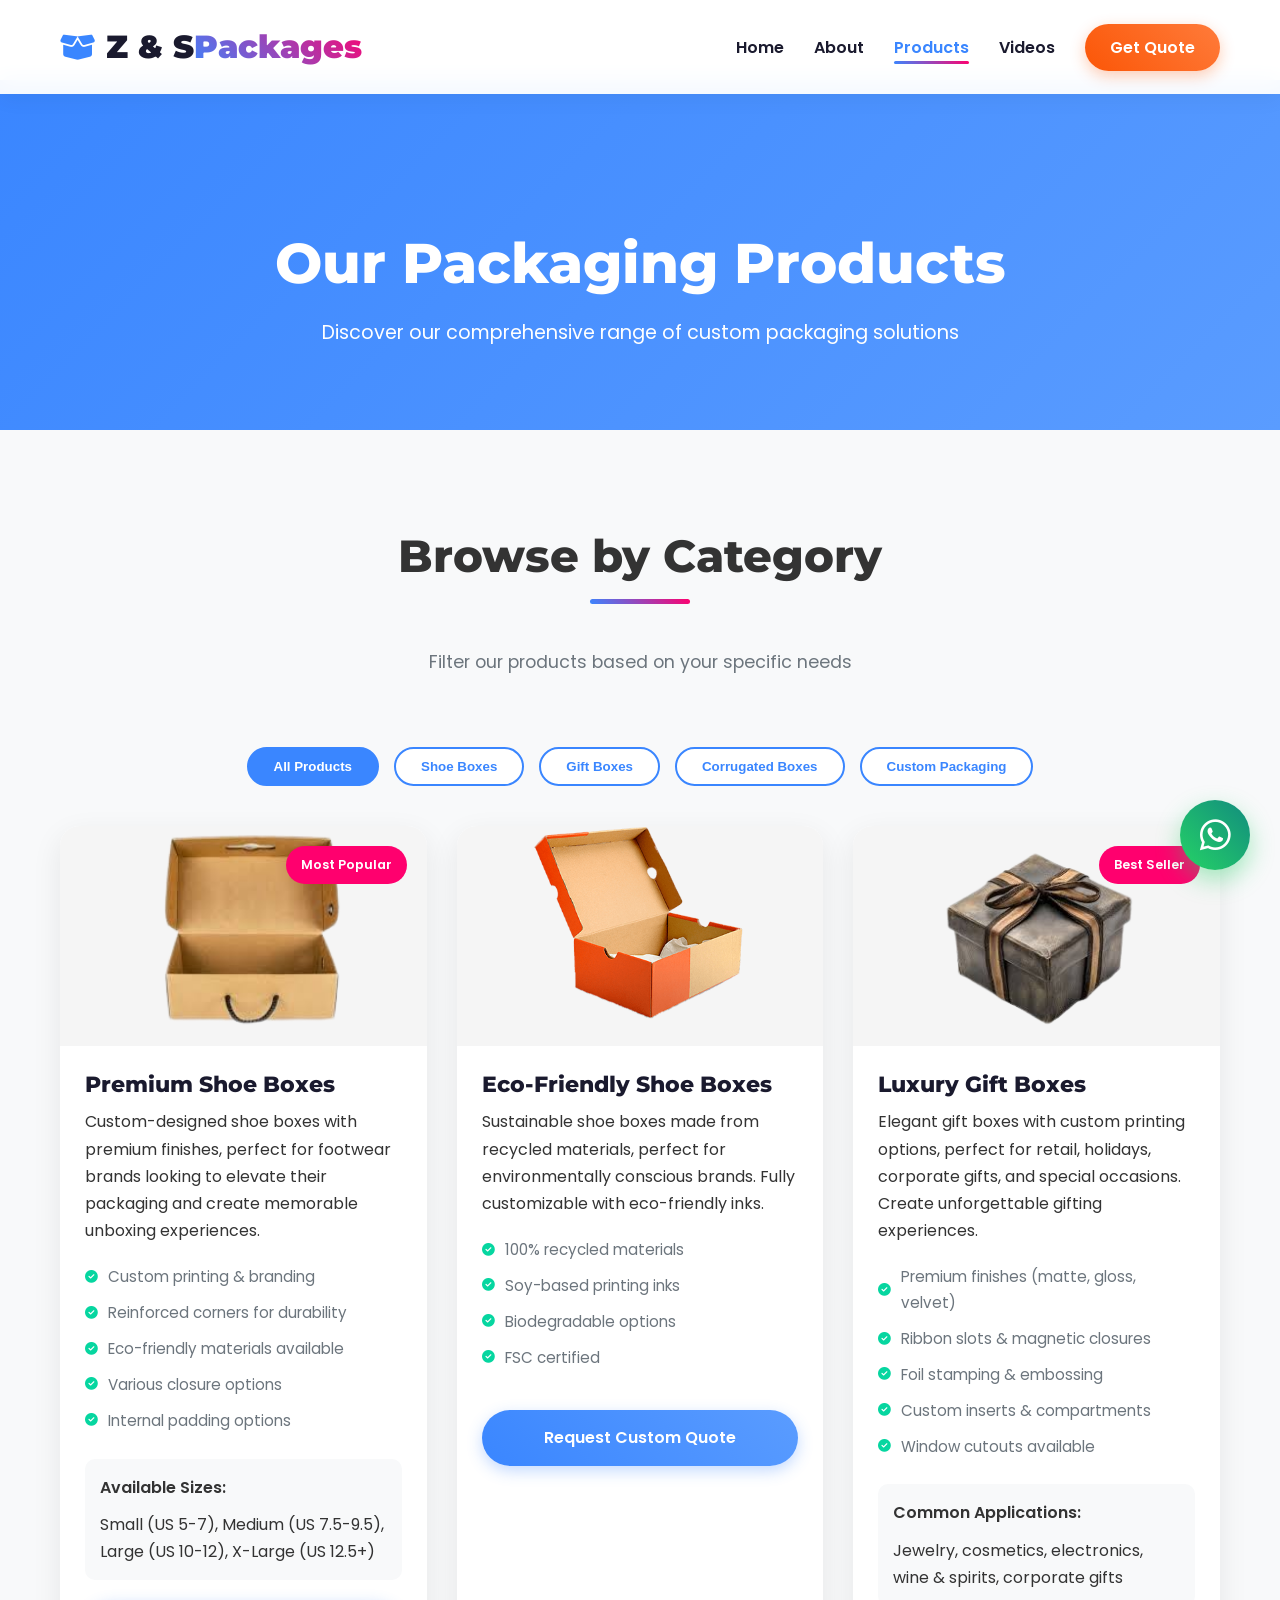
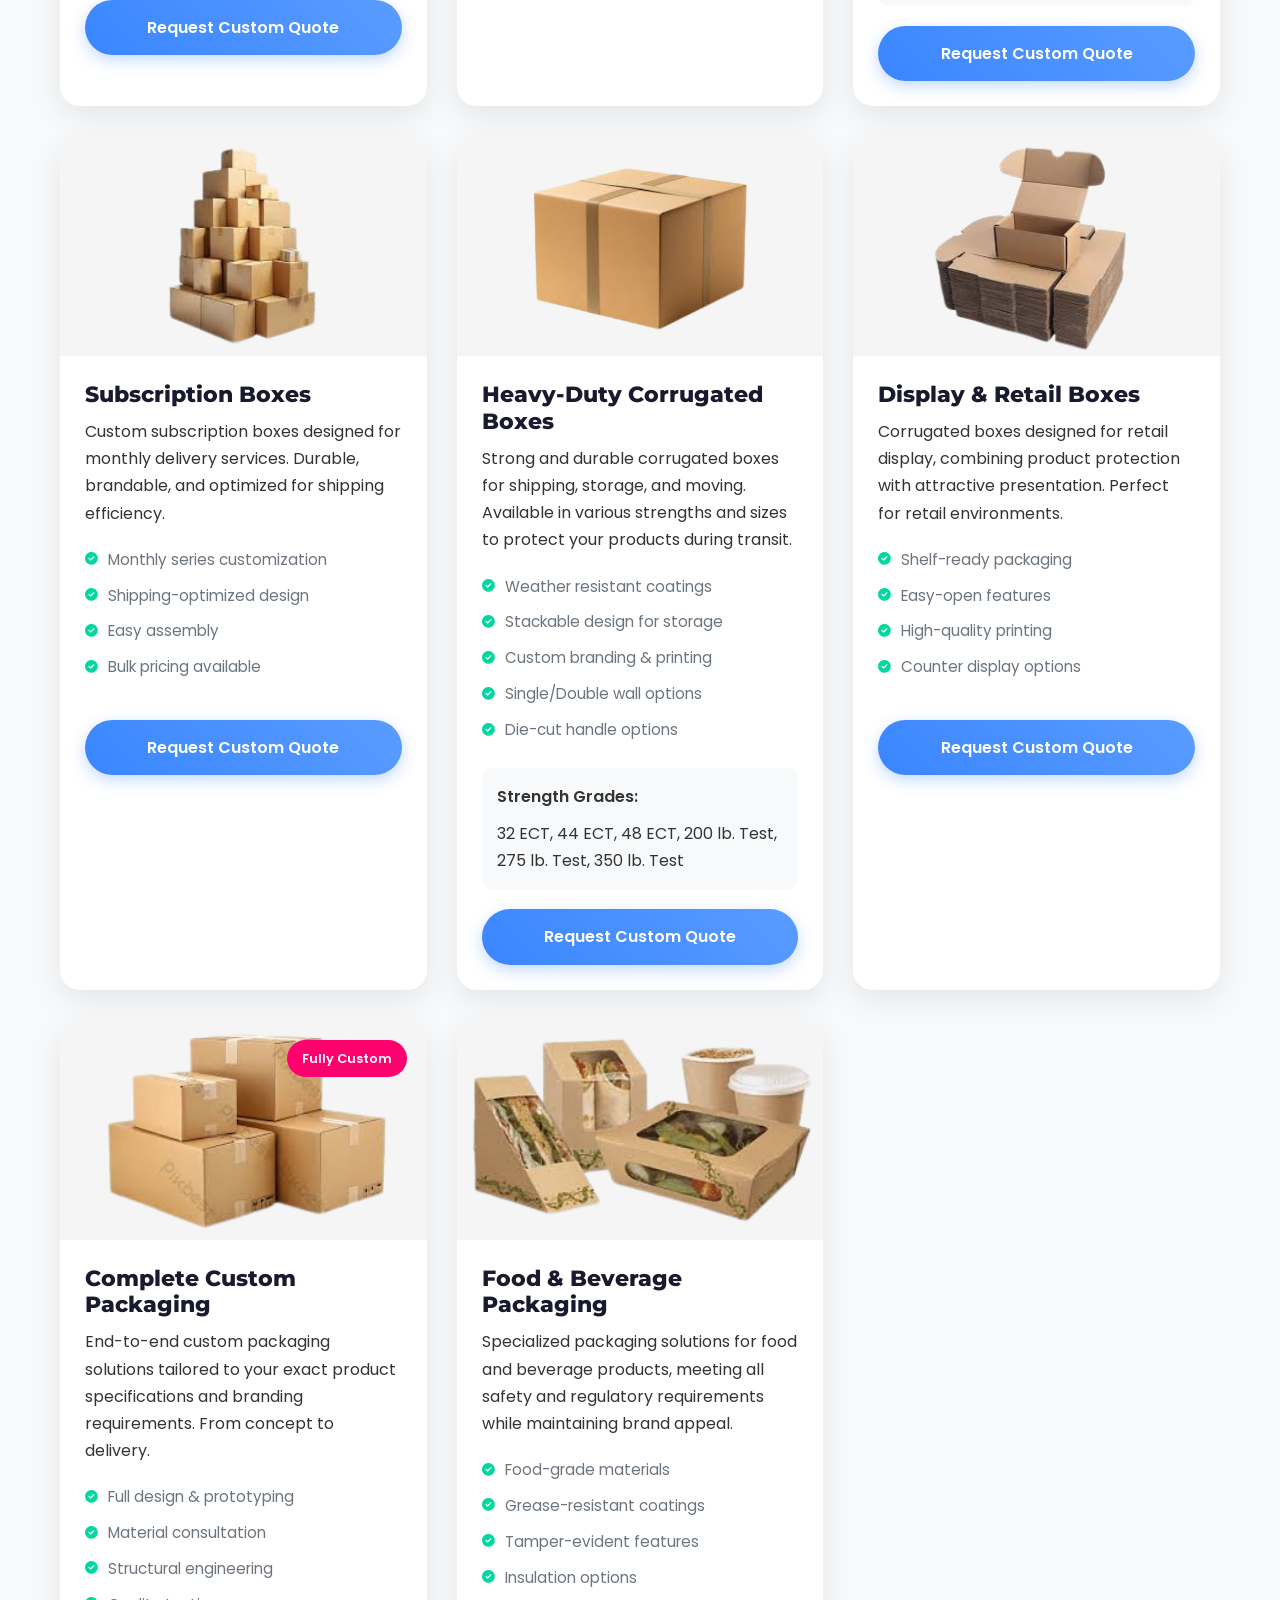
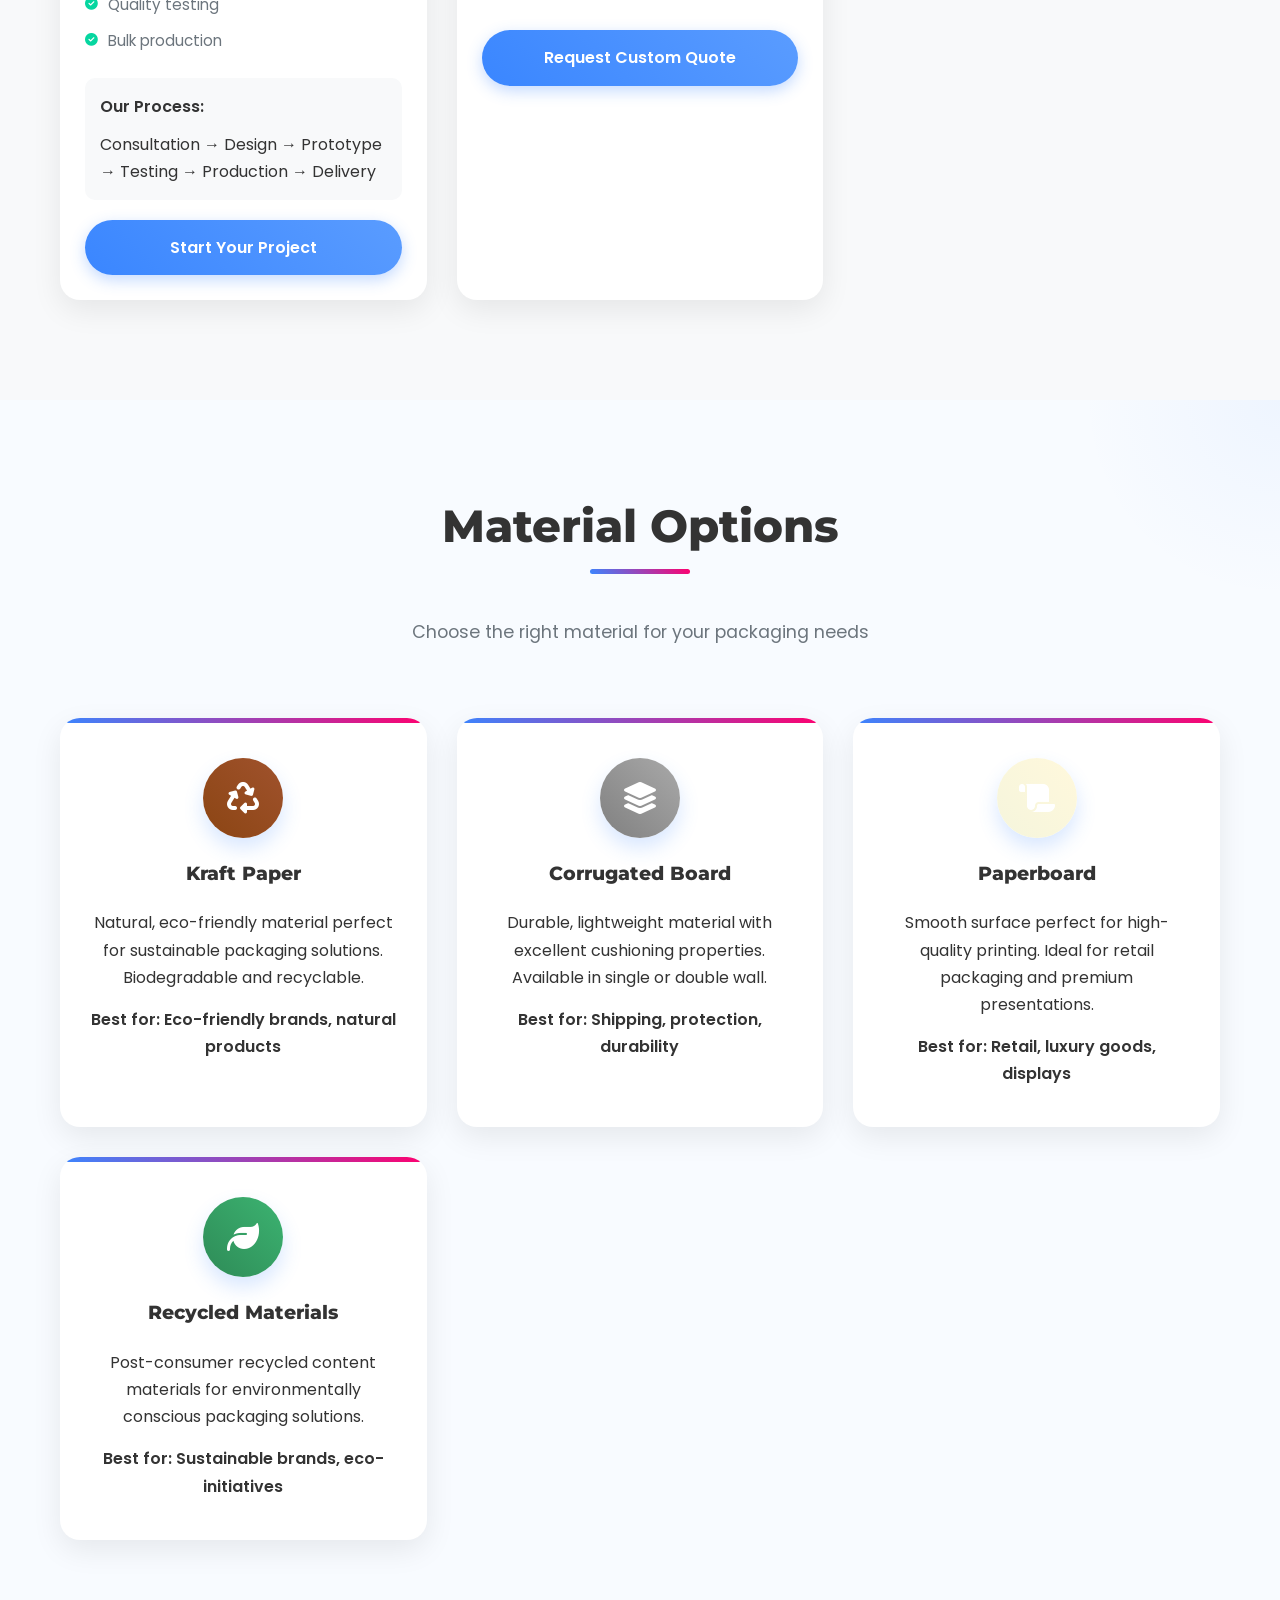
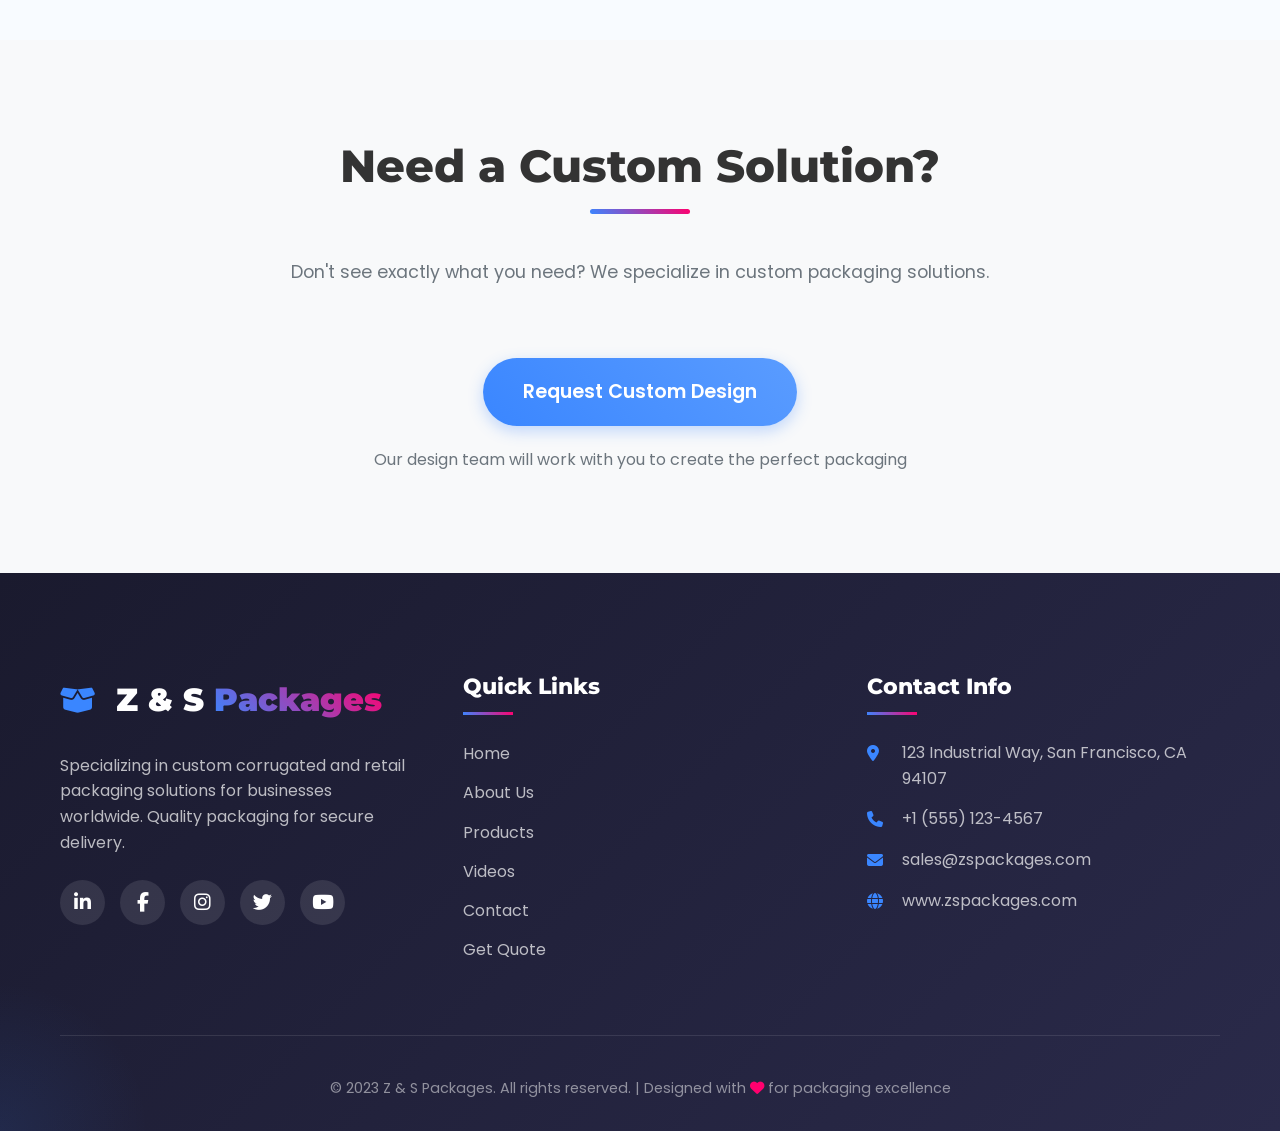
<file: products.html>
<!doctype html>
<html lang="en">
  <head>
    <meta charset="UTF-8" />
    <meta name="viewport" content="width=device-width, initial-scale=1.0" />
    <title>Our Products | Z & S Packages</title>
    <link
      rel="stylesheet"
      href="https://cdnjs.cloudflare.com/ajax/libs/font-awesome/6.4.0/css/all.min.css"
    />
    <link
      href="https://fonts.googleapis.com/css2?family=Poppins:wght@300;400;500;600;700;800&family=Montserrat:wght@700;800;900&display=swap"
      rel="stylesheet"
    />
    <link rel="stylesheet" href="css/style.css" />
  </head>
  <body>
    <!-- WhatsApp Button -->
    <a href="https://wa.me/1234567890" class="whatsapp-btn" target="_blank">
      <i class="fab fa-whatsapp"></i>
    </a>

    <!-- Header -->
    <header id="header">
      <div class="container header-container">
        <a href="index.html" class="logo">
          <i class="fas fa-box-open logo-icon"></i>
          Z & S <span>Packages</span>
        </a>
        <button class="mobile-menu-btn" id="mobileMenuBtn">
          <i class="fas fa-bars"></i>
        </button>
        <nav>
          <ul id="navMenu">
            <li><a href="index.html">Home</a></li>
            <li><a href="about.html">About</a></li>
            <li><a href="products.html" class="active">Products</a></li>
            <li><a href="videos.html">Videos</a></li>
            <li>
              <a
                href="contact.html"
                class="btn btn-accent"
                style="padding: 10px 25px"
                >Get Quote</a
              >
            </li>
          </ul>
        </nav>
      </div>
    </header>

    <!-- Page Header -->
    <section class="page-header">
      <div class="container">
        <h1 class="fade-in">Our Packaging Products</h1>
        <p class="fade-in">
          Discover our comprehensive range of custom packaging solutions
        </p>
      </div>
    </section>

    <!-- Product Filter -->
    <section class="section-padding">
      <div class="container">
        <div class="section-title fade-in">
          <h2>Browse by Category</h2>
          <p>Filter our products based on your specific needs</p>
        </div>

        <div class="filter-buttons fade-in">
          <button class="filter-btn active" data-filter="all">
            All Products
          </button>
          <button class="filter-btn" data-filter="shoe-boxes">
            Shoe Boxes
          </button>
          <button class="filter-btn" data-filter="gift-boxes">
            Gift Boxes
          </button>
          <button class="filter-btn" data-filter="corrugated-boxes">
            Corrugated Boxes
          </button>
          <button class="filter-btn" data-filter="custom">
            Custom Packaging
          </button>
        </div>

        <div class="products-grid">
          <!-- Shoe Boxes -->
          <div
            class="product-card fade-in"
            data-category="shoe-boxes"
            id="shoe-boxes"
          >
            <div
              class="product-img"
              style="background-image: url(assets/images/pshoeBox.png)"
            ></div>
            <div class="product-badge">Most Popular</div>
            <div class="product-content">
              <h3>Premium Shoe Boxes</h3>
              <p>
                Custom-designed shoe boxes with premium finishes, perfect for
                footwear brands looking to elevate their packaging and create
                memorable unboxing experiences.
              </p>
              <ul class="product-features">
                <li>
                  <i class="fas fa-check-circle"></i> Custom printing & branding
                </li>
                <li>
                  <i class="fas fa-check-circle"></i> Reinforced corners for
                  durability
                </li>
                <li>
                  <i class="fas fa-check-circle"></i> Eco-friendly materials
                  available
                </li>
                <li>
                  <i class="fas fa-check-circle"></i> Various closure options
                </li>
                <li>
                  <i class="fas fa-check-circle"></i> Internal padding options
                </li>
              </ul>
              <div
                style="
                  margin-top: 20px;
                  padding: 15px;
                  background: #f8f9fa;
                  border-radius: 10px;
                "
              >
                <p style="margin-bottom: 10px; font-weight: 600">
                  Available Sizes:
                </p>
                <p>
                  Small (US 5-7), Medium (US 7.5-9.5), Large (US 10-12), X-Large
                  (US 12.5+)
                </p>
              </div>
              <a
                href="contact.html"
                class="btn btn-primary"
                style="width: 100%; margin-top: 20px"
                >Request Custom Quote</a
              >
            </div>
          </div>

          <div class="product-card fade-in" data-category="shoe-boxes">
            <div
              class="product-img"
              style="background-image: url(assets/images/shoeBox.png)"
            ></div>
            <div class="product-content">
              <h3>Eco-Friendly Shoe Boxes</h3>
              <p>
                Sustainable shoe boxes made from recycled materials, perfect for
                environmentally conscious brands. Fully customizable with
                eco-friendly inks.
              </p>
              <ul class="product-features">
                <li>
                  <i class="fas fa-check-circle"></i> 100% recycled materials
                </li>
                <li>
                  <i class="fas fa-check-circle"></i> Soy-based printing inks
                </li>
                <li>
                  <i class="fas fa-check-circle"></i> Biodegradable options
                </li>
                <li><i class="fas fa-check-circle"></i> FSC certified</li>
              </ul>
              <a
                href="contact.html"
                class="btn btn-primary"
                style="width: 100%; margin-top: 20px"
                >Request Custom Quote</a
              >
            </div>
          </div>

          <!-- Gift Boxes -->
          <div
            class="product-card fade-in"
            data-category="gift-boxes"
            id="gift-boxes"
          >
            <div
              class="product-img"
              style="background-image: url(assets/images/lexuarygitBox.png)"
            ></div>
            <div class="product-badge">Best Seller</div>
            <div class="product-content">
              <h3>Luxury Gift Boxes</h3>
              <p>
                Elegant gift boxes with custom printing options, perfect for
                retail, holidays, corporate gifts, and special occasions. Create
                unforgettable gifting experiences.
              </p>
              <ul class="product-features">
                <li>
                  <i class="fas fa-check-circle"></i> Premium finishes (matte,
                  gloss, velvet)
                </li>
                <li>
                  <i class="fas fa-check-circle"></i> Ribbon slots & magnetic
                  closures
                </li>
                <li>
                  <i class="fas fa-check-circle"></i> Foil stamping & embossing
                </li>
                <li>
                  <i class="fas fa-check-circle"></i> Custom inserts &
                  compartments
                </li>
                <li>
                  <i class="fas fa-check-circle"></i> Window cutouts available
                </li>
              </ul>
              <div
                style="
                  margin-top: 20px;
                  padding: 15px;
                  background: #f8f9fa;
                  border-radius: 10px;
                "
              >
                <p style="margin-bottom: 10px; font-weight: 600">
                  Common Applications:
                </p>
                <p>
                  Jewelry, cosmetics, electronics, wine & spirits, corporate
                  gifts
                </p>
              </div>
              <a
                href="contact.html"
                class="btn btn-primary"
                style="width: 100%; margin-top: 20px"
                >Request Custom Quote</a
              >
            </div>
          </div>

          <div class="product-card fade-in" data-category="gift-boxes">
            <div
              class="product-img"
              style="background-image: url(assets/images/SubscriptionBox.png)"
            ></div>
            <div class="product-content">
              <h3>Subscription Boxes</h3>
              <p>
                Custom subscription boxes designed for monthly delivery
                services. Durable, brandable, and optimized for shipping
                efficiency.
              </p>
              <ul class="product-features">
                <li>
                  <i class="fas fa-check-circle"></i> Monthly series
                  customization
                </li>
                <li>
                  <i class="fas fa-check-circle"></i> Shipping-optimized design
                </li>
                <li><i class="fas fa-check-circle"></i> Easy assembly</li>
                <li>
                  <i class="fas fa-check-circle"></i> Bulk pricing available
                </li>
              </ul>
              <a
                href="contact.html"
                class="btn btn-primary"
                style="width: 100%; margin-top: 20px"
                >Request Custom Quote</a
              >
            </div>
          </div>

          <!-- Corrugated Boxes -->
          <div
            class="product-card fade-in"
            data-category="corrugated-boxes"
            id="corrugated-boxes"
          >
            <div
              class="product-img"
              style="
                background-image: url(assets/images/HeavyDuty\ CorrugatedBox.png);
              "
            ></div>
            <div class="product-content">
              <h3>Heavy-Duty Corrugated Boxes</h3>
              <p>
                Strong and durable corrugated boxes for shipping, storage, and
                moving. Available in various strengths and sizes to protect your
                products during transit.
              </p>
              <ul class="product-features">
                <li>
                  <i class="fas fa-check-circle"></i> Weather resistant coatings
                </li>
                <li>
                  <i class="fas fa-check-circle"></i> Stackable design for
                  storage
                </li>
                <li>
                  <i class="fas fa-check-circle"></i> Custom branding & printing
                </li>
                <li>
                  <i class="fas fa-check-circle"></i> Single/Double wall options
                </li>
                <li>
                  <i class="fas fa-check-circle"></i> Die-cut handle options
                </li>
              </ul>
              <div
                style="
                  margin-top: 20px;
                  padding: 15px;
                  background: #f8f9fa;
                  border-radius: 10px;
                "
              >
                <p style="margin-bottom: 10px; font-weight: 600">
                  Strength Grades:
                </p>
                <p>
                  32 ECT, 44 ECT, 48 ECT, 200 lb. Test, 275 lb. Test, 350 lb.
                  Test
                </p>
              </div>
              <a
                href="contact.html"
                class="btn btn-primary"
                style="width: 100%; margin-top: 20px"
                >Request Custom Quote</a
              >
            </div>
          </div>

          <div class="product-card fade-in" data-category="corrugated-boxes">
            <div
              class="product-img"
              style="background-image: url(assets/images/Display&RetailBox.png)"
            ></div>
            <div class="product-content">
              <h3>Display & Retail Boxes</h3>
              <p>
                Corrugated boxes designed for retail display, combining product
                protection with attractive presentation. Perfect for retail
                environments.
              </p>
              <ul class="product-features">
                <li>
                  <i class="fas fa-check-circle"></i> Shelf-ready packaging
                </li>
                <li><i class="fas fa-check-circle"></i> Easy-open features</li>
                <li>
                  <i class="fas fa-check-circle"></i> High-quality printing
                </li>
                <li>
                  <i class="fas fa-check-circle"></i> Counter display options
                </li>
              </ul>
              <a
                href="contact.html"
                class="btn btn-primary"
                style="width: 100%; margin-top: 20px"
                >Request Custom Quote</a
              >
            </div>
          </div>

          <!-- Custom Packaging -->
          <div
            class="product-card fade-in"
            data-category="custom"
            id="custom-packaging"
          >
            <div
              class="product-img"
              style="
                background-image: url(assets/images/CompleteCustomPackagingBox.png);
              "
            ></div>
            <div class="product-badge">Fully Custom</div>
            <div class="product-content">
              <h3>Complete Custom Packaging</h3>
              <p>
                End-to-end custom packaging solutions tailored to your exact
                product specifications and branding requirements. From concept
                to delivery.
              </p>
              <ul class="product-features">
                <li>
                  <i class="fas fa-check-circle"></i> Full design & prototyping
                </li>
                <li>
                  <i class="fas fa-check-circle"></i> Material consultation
                </li>
                <li>
                  <i class="fas fa-check-circle"></i> Structural engineering
                </li>
                <li><i class="fas fa-check-circle"></i> Quality testing</li>
                <li><i class="fas fa-check-circle"></i> Bulk production</li>
              </ul>
              <div
                style="
                  margin-top: 20px;
                  padding: 15px;
                  background: #f8f9fa;
                  border-radius: 10px;
                "
              >
                <p style="margin-bottom: 10px; font-weight: 600">
                  Our Process:
                </p>
                <p>
                  Consultation → Design → Prototype → Testing → Production →
                  Delivery
                </p>
              </div>
              <a
                href="contact.html"
                class="btn btn-primary"
                style="width: 100%; margin-top: 20px"
                >Start Your Project</a
              >
            </div>
          </div>

          <div class="product-card fade-in" data-category="custom">
            <div
              class="product-img"
              style="
                background-image: url(assets/images/Food\ &BeveragePackagingBox.png);
              "
            ></div>
            <div class="product-content">
              <h3>Food & Beverage Packaging</h3>
              <p>
                Specialized packaging solutions for food and beverage products,
                meeting all safety and regulatory requirements while maintaining
                brand appeal.
              </p>
              <ul class="product-features">
                <li>
                  <i class="fas fa-check-circle"></i> Food-grade materials
                </li>
                <li>
                  <i class="fas fa-check-circle"></i> Grease-resistant coatings
                </li>
                <li>
                  <i class="fas fa-check-circle"></i> Tamper-evident features
                </li>
                <li><i class="fas fa-check-circle"></i> Insulation options</li>
              </ul>
              <a
                href="contact.html"
                class="btn btn-primary"
                style="width: 100%; margin-top: 20px"
                >Request Custom Quote</a
              >
            </div>
          </div>
        </div>
      </div>
    </section>

    <!-- Material Guide -->
    <section class="section-padding strengths">
      <div class="container">
        <div class="section-title fade-in">
          <h2>Material Options</h2>
          <p>Choose the right material for your packaging needs</p>
        </div>

        <div class="strengths-grid">
          <div class="strength-card fade-in">
            <div
              class="strength-icon"
              style="background: linear-gradient(45deg, #8b4513, #a0522d)"
            >
              <i class="fas fa-recycle"></i>
            </div>
            <h3>Kraft Paper</h3>
            <p>
              Natural, eco-friendly material perfect for sustainable packaging
              solutions. Biodegradable and recyclable.
            </p>
            <p style="margin-top: 15px; font-weight: 600">
              Best for: Eco-friendly brands, natural products
            </p>
          </div>
          <div class="strength-card fade-in">
            <div
              class="strength-icon"
              style="background: linear-gradient(45deg, #808080, #a9a9a9)"
            >
              <i class="fas fa-layer-group"></i>
            </div>
            <h3>Corrugated Board</h3>
            <p>
              Durable, lightweight material with excellent cushioning
              properties. Available in single or double wall.
            </p>
            <p style="margin-top: 15px; font-weight: 600">
              Best for: Shipping, protection, durability
            </p>
          </div>
          <div class="strength-card fade-in">
            <div
              class="strength-icon"
              style="background: linear-gradient(45deg, #f5f5dc, #fff8dc)"
            >
              <i class="fas fa-scroll"></i>
            </div>
            <h3>Paperboard</h3>
            <p>
              Smooth surface perfect for high-quality printing. Ideal for retail
              packaging and premium presentations.
            </p>
            <p style="margin-top: 15px; font-weight: 600">
              Best for: Retail, luxury goods, displays
            </p>
          </div>
          <div class="strength-card fade-in">
            <div
              class="strength-icon"
              style="background: linear-gradient(45deg, #2e8b57, #3cb371)"
            >
              <i class="fas fa-leaf"></i>
            </div>
            <h3>Recycled Materials</h3>
            <p>
              Post-consumer recycled content materials for environmentally
              conscious packaging solutions.
            </p>
            <p style="margin-top: 15px; font-weight: 600">
              Best for: Sustainable brands, eco-initiatives
            </p>
          </div>
        </div>
      </div>
    </section>

    <!-- CTA Section -->
    <section class="section-padding">
      <div class="container">
        <div class="section-title fade-in">
          <h2>Need a Custom Solution?</h2>
          <p>
            Don't see exactly what you need? We specialize in custom packaging
            solutions.
          </p>
        </div>
        <div style="text-align: center">
          <a
            href="contact.html"
            class="btn btn-primary"
            style="font-size: 1.2rem; padding: 18px 40px"
            >Request Custom Design</a
          >
          <p style="margin-top: 20px; color: var(--text-light)">
            Our design team will work with you to create the perfect packaging
          </p>
        </div>
      </div>
    </section>

    <!-- Footer -->
    <footer>
      <div class="container">
        <div class="footer-container">
          <div class="footer-about fade-in">
            <a href="index.html" class="footer-logo">
              <i class="fas fa-box-open logo-icon"></i>
              Z & S <span>Packages</span>
            </a>
            <p>
              Specializing in custom corrugated and retail packaging solutions
              for businesses worldwide. Quality packaging for secure delivery.
            </p>
            <div class="social-icons">
              <a href="#"><i class="fab fa-linkedin-in"></i></a>
              <a href="#"><i class="fab fa-facebook-f"></i></a>
              <a href="#"><i class="fab fa-instagram"></i></a>
              <a href="#"><i class="fab fa-twitter"></i></a>
              <a href="#"><i class="fab fa-youtube"></i></a>
            </div>
          </div>
          <div class="footer-links fade-in" style="transition-delay: 0.1s">
            <h3>Quick Links</h3>
            <ul>
              <li><a href="index.html">Home</a></li>
              <li><a href="about.html">About Us</a></li>
              <li><a href="products.html">Products</a></li>
              <li><a href="videos.html">Videos</a></li>
              <li><a href="contact.html">Contact</a></li>
              <li><a href="contact.html">Get Quote</a></li>
            </ul>
          </div>
          <div class="footer-contact fade-in" style="transition-delay: 0.2s">
            <h3>Contact Info</h3>
            <p>
              <i class="fas fa-map-marker-alt"></i> 123 Industrial Way, San
              Francisco, CA 94107
            </p>
            <p><i class="fas fa-phone"></i> +1 (555) 123-4567</p>
            <p><i class="fas fa-envelope"></i> sales@zspackages.com</p>
            <p><i class="fas fa-globe"></i> www.zspackages.com</p>
          </div>
        </div>
        <div class="copyright fade-in">
          <p>
            &copy; 2023 Z & S Packages. All rights reserved. | Designed with
            <i class="fas fa-heart" style="color: var(--secondary)"></i> for
            packaging excellence
          </p>
        </div>
      </div>
    </footer>

    <script src="js/main.js"></script>
  </body>
</html>
</file>
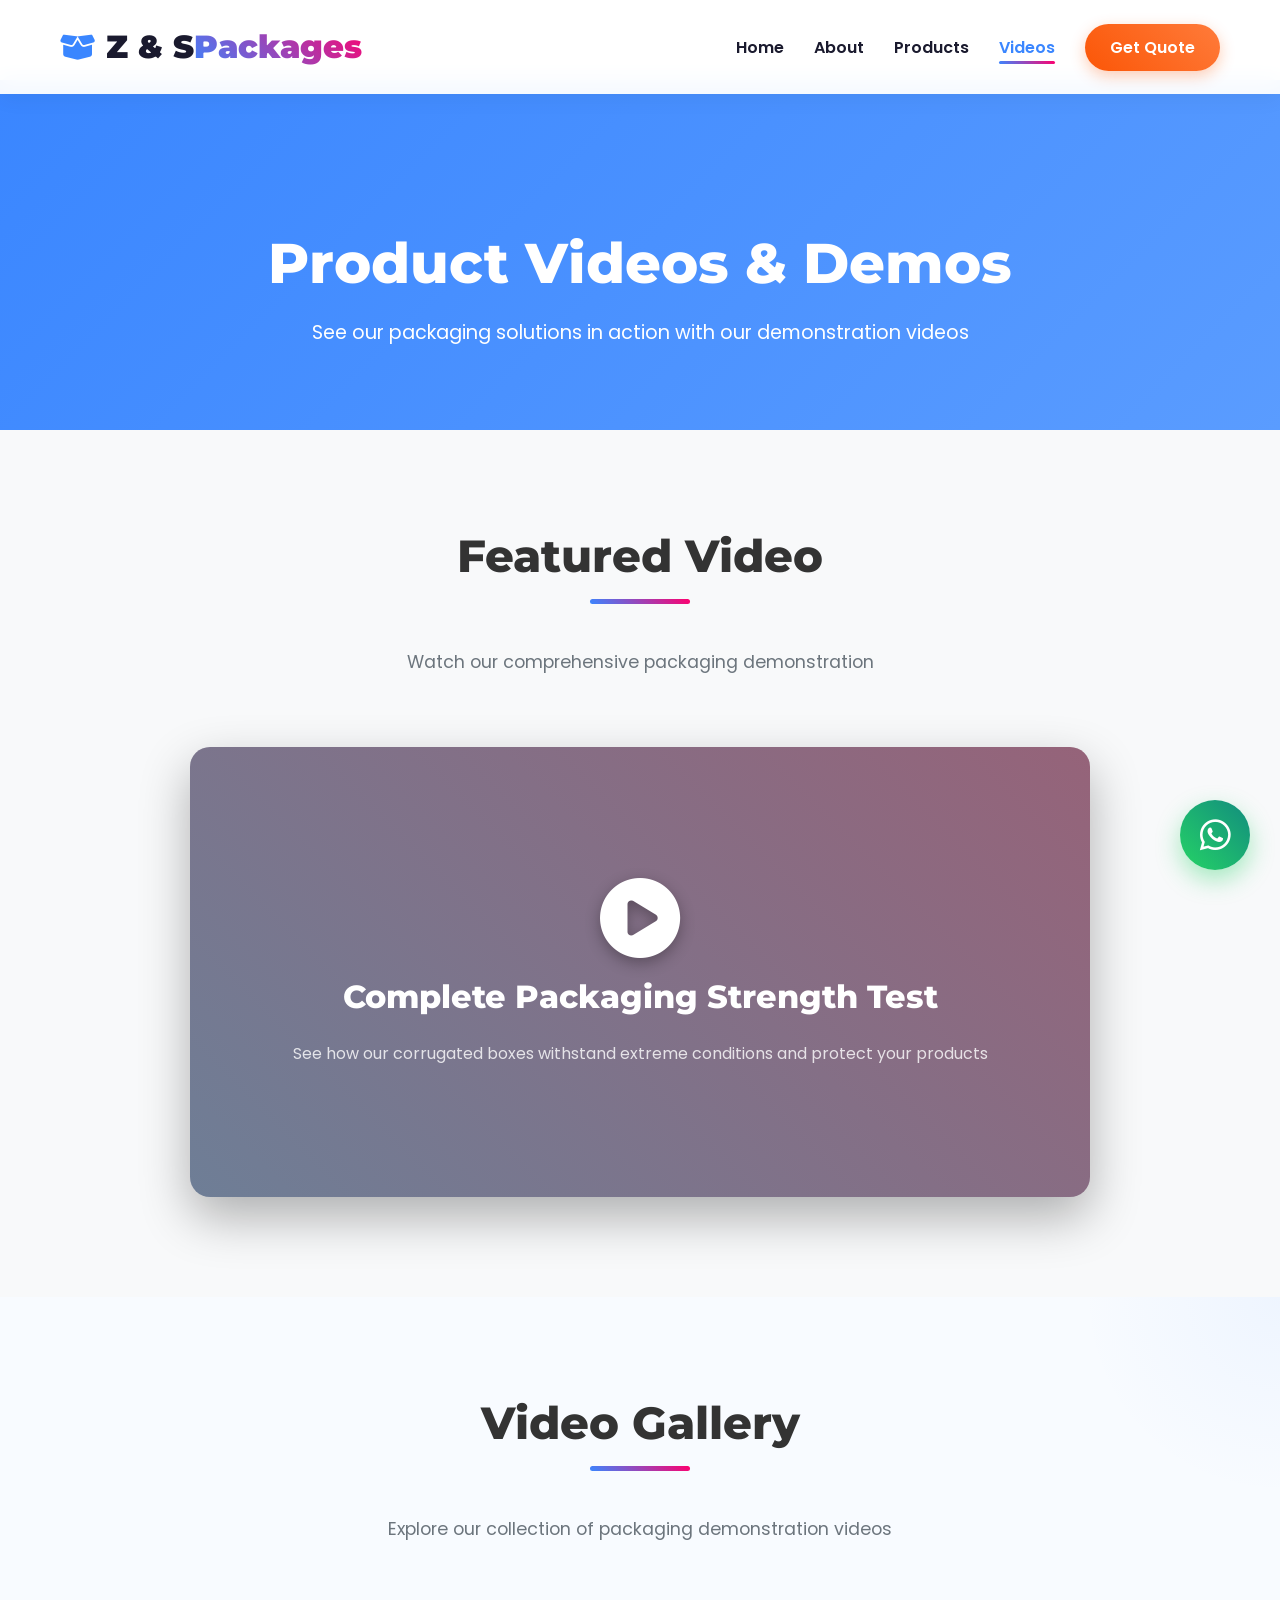
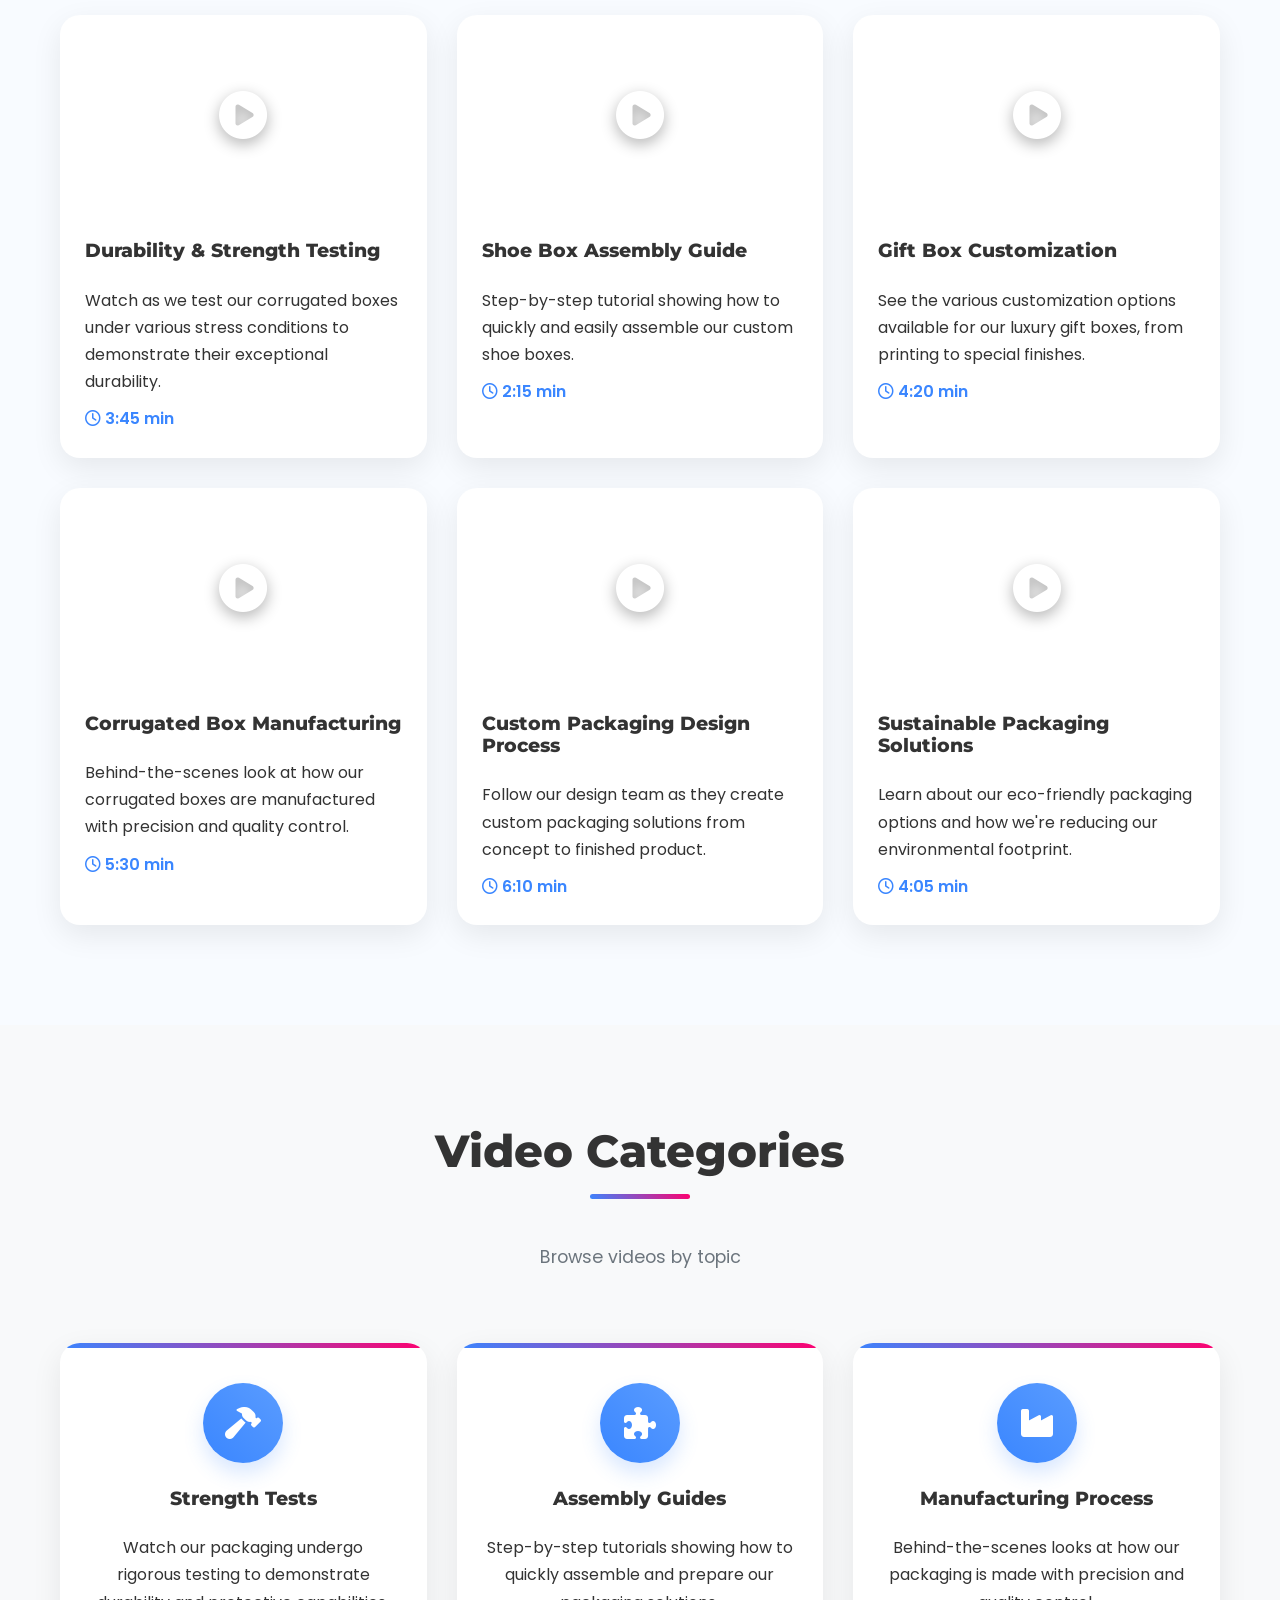
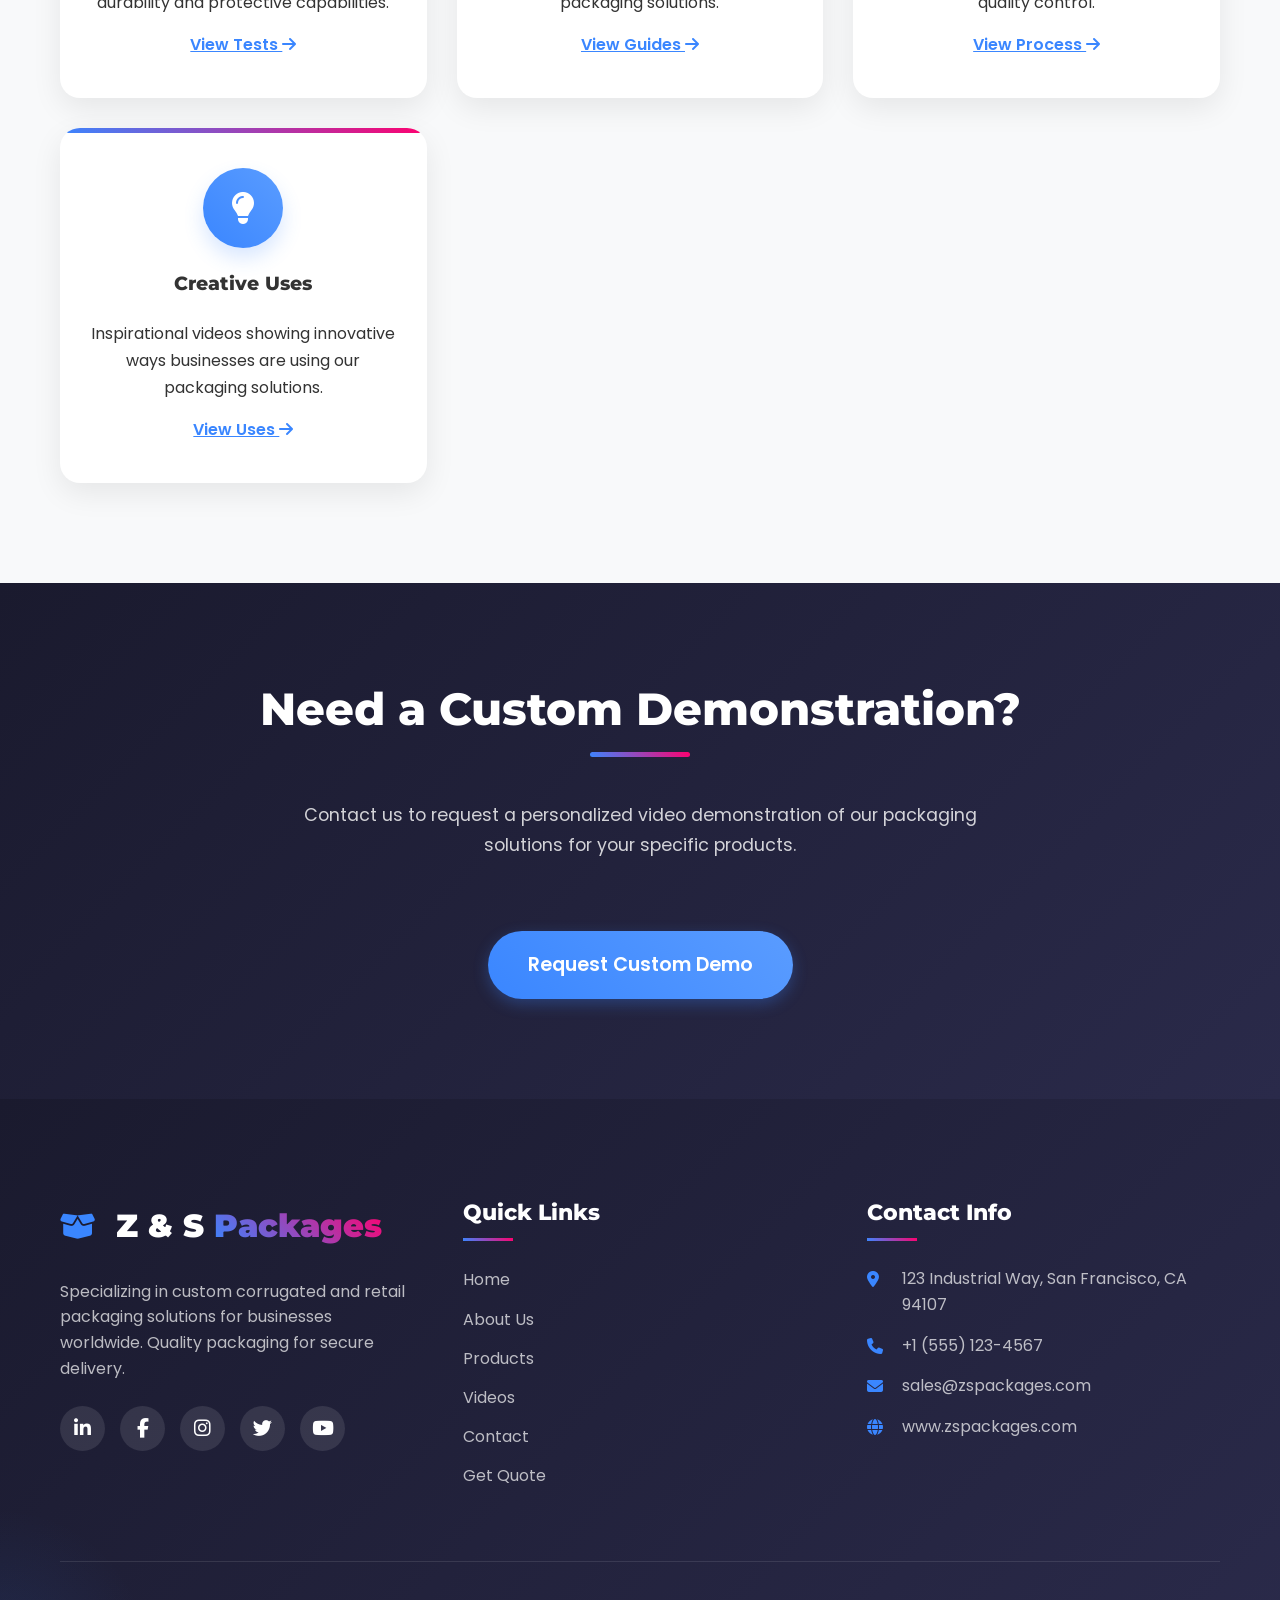
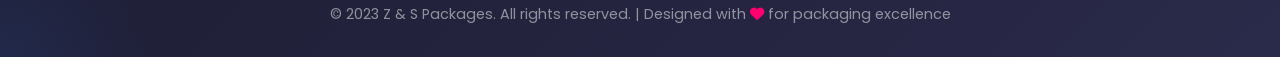
<file: videos.html>
<!doctype html>
<html lang="en">
  <head>
    <meta charset="UTF-8" />
    <meta name="viewport" content="width=device-width, initial-scale=1.0" />
    <title>Product Videos | Z & S Packages</title>
    <link
      rel="stylesheet"
      href="https://cdnjs.cloudflare.com/ajax/libs/font-awesome/6.4.0/css/all.min.css"
    />
    <link
      href="https://fonts.googleapis.com/css2?family=Poppins:wght@300;400;500;600;700;800&family=Montserrat:wght@700;800;900&display=swap"
      rel="stylesheet"
    />
    <link rel="stylesheet" href="css/style.css" />
  </head>
  <body>
    <!-- WhatsApp Button -->
    <a href="https://wa.me/1234567890" class="whatsapp-btn" target="_blank">
      <i class="fab fa-whatsapp"></i>
    </a>

    <!-- Header -->
    <header id="header">
      <div class="container header-container">
        <a href="index.html" class="logo">
          <i class="fas fa-box-open logo-icon"></i>
          Z & S <span>Packages</span>
        </a>
        <button class="mobile-menu-btn" id="mobileMenuBtn">
          <i class="fas fa-bars"></i>
        </button>
        <nav>
          <ul id="navMenu">
            <li><a href="index.html">Home</a></li>
            <li><a href="about.html">About</a></li>
            <li><a href="products.html">Products</a></li>
            <li><a href="videos.html" class="active">Videos</a></li>
            <li>
              <a
                href="contact.html"
                class="btn btn-accent"
                style="padding: 10px 25px"
                >Get Quote</a
              >
            </li>
          </ul>
        </nav>
      </div>
    </header>

    <!-- Page Header -->
    <section class="page-header">
      <div class="container">
        <h1 class="fade-in">Product Videos & Demos</h1>
        <p class="fade-in">
          See our packaging solutions in action with our demonstration videos
        </p>
      </div>
    </section>

    <!-- Main Video Section -->
    <section class="section-padding">
      <div class="container">
        <div class="section-title fade-in">
          <h2>Featured Video</h2>
          <p>Watch our comprehensive packaging demonstration</p>
        </div>

        <div class="video-container fade-in">
          <div class="video-placeholder">
            <i class="fas fa-play-circle"></i>
            <h3>Complete Packaging Strength Test</h3>
            <p>
              See how our corrugated boxes withstand extreme conditions and
              protect your products
            </p>
          </div>
        </div>
      </div>
    </section>

    <!-- Video Gallery -->
    <section class="section-padding strengths">
      <div class="container">
        <div class="section-title fade-in">
          <h2>Video Gallery</h2>
          <p>Explore our collection of packaging demonstration videos</p>
        </div>

        <div class="video-gallery">
          <div class="video-item fade-in">
            <div
              class="video-thumbnail"
              style="
                background-image: url(&quot;https://images.unsplash.com/photo-1607082348824-0a96f2a4b9da?ixlib=rb-4.0.3&ixid=M3wxMjA3fDB8MHxwaG90by1wYWdlfHx8fGVufDB8fHx8fA%3D%3D&auto=format&fit=crop&w=2070&q=80&quot;);
              "
            >
              <i class="fas fa-play-circle"></i>
            </div>
            <div class="video-item-content">
              <h3>Durability & Strength Testing</h3>
              <p>
                Watch as we test our corrugated boxes under various stress
                conditions to demonstrate their exceptional durability.
              </p>
              <p
                class="video-duration"
                style="
                  color: var(--primary);
                  font-weight: 600;
                  margin-top: 10px;
                "
              >
                <i class="far fa-clock"></i> 3:45 min
              </p>
            </div>
          </div>

          <div class="video-item fade-in">
            <div
              class="video-thumbnail"
              style="
                background-image: url(&quot;https://images.unsplash.com/photo-1556742049-0cfed4f6a45d?ixlib=rb-4.0.3&ixid=M3wxMjA3fDB8MHxwaG90by1wYWdlfHx8fGVufDB8fHx8fA%3D%3D&auto=format&fit=crop&w=1170&q=80&quot;);
              "
            >
              <i class="fas fa-play-circle"></i>
            </div>
            <div class="video-item-content">
              <h3>Shoe Box Assembly Guide</h3>
              <p>
                Step-by-step tutorial showing how to quickly and easily assemble
                our custom shoe boxes.
              </p>
              <p
                class="video-duration"
                style="
                  color: var(--primary);
                  font-weight: 600;
                  margin-top: 10px;
                "
              >
                <i class="far fa-clock"></i> 2:15 min
              </p>
            </div>
          </div>

          <div class="video-item fade-in">
            <div
              class="video-thumbnail"
              style="
                background-image: url(&quot;https://images.unsplash.com/photo-1598300042247-d088f8ab3a91?ixlib=rb-4.0.3&ixid=M3wxMjA3fDB8MHxwaG90by1wYWdlfHx8fGVufDB8fHx8fA%3D%3D&auto=format&fit=crop&w=1331&q=80&quot;);
              "
            >
              <i class="fas fa-play-circle"></i>
            </div>
            <div class="video-item-content">
              <h3>Gift Box Customization</h3>
              <p>
                See the various customization options available for our luxury
                gift boxes, from printing to special finishes.
              </p>
              <p
                class="video-duration"
                style="
                  color: var(--primary);
                  font-weight: 600;
                  margin-top: 10px;
                "
              >
                <i class="far fa-clock"></i> 4:20 min
              </p>
            </div>
          </div>

          <div class="video-item fade-in">
            <div
              class="video-thumbnail"
              style="
                background-image: url(&quot;https://images.unsplash.com/photo-1607082350899-7e105aa886ae?ixlib=rb-4.0.3&ixid=M3wxMjA3fDB8MHxwaG90by1wYWdlfHx8fGVufDB8fHx8fA%3D%3D&auto=format&fit=crop&w=1178&q=80&quot;);
              "
            >
              <i class="fas fa-play-circle"></i>
            </div>
            <div class="video-item-content">
              <h3>Corrugated Box Manufacturing</h3>
              <p>
                Behind-the-scenes look at how our corrugated boxes are
                manufactured with precision and quality control.
              </p>
              <p
                class="video-duration"
                style="
                  color: var(--primary);
                  font-weight: 600;
                  margin-top: 10px;
                "
              >
                <i class="far fa-clock"></i> 5:30 min
              </p>
            </div>
          </div>

          <div class="video-item fade-in">
            <div
              class="video-thumbnail"
              style="
                background-image: url(&quot;https://images.unsplash.com/photo-1556656793-08538906a9f8?ixlib=rb-4.0.3&ixid=M3wxMjA3fDB8MHxwaG90by1wYWdlfHx8fGVufDB8fHx8fA%3D%3D&auto=format&fit=crop&w=1170&q=80&quot;);
              "
            >
              <i class="fas fa-play-circle"></i>
            </div>
            <div class="video-item-content">
              <h3>Custom Packaging Design Process</h3>
              <p>
                Follow our design team as they create custom packaging solutions
                from concept to finished product.
              </p>
              <p
                class="video-duration"
                style="
                  color: var(--primary);
                  font-weight: 600;
                  margin-top: 10px;
                "
              >
                <i class="far fa-clock"></i> 6:10 min
              </p>
            </div>
          </div>

          <div class="video-item fade-in">
            <div
              class="video-thumbnail"
              style="
                background-image: url(&quot;https://images.unsplash.com/photo-1589939705384-5185137a7f0f?ixlib=rb-4.0.3&ixid=M3wxMjA3fDB8MHxwaG90by1wYWdlfHx8fGVufDB8fHx8fA%3D%3D&auto=format&fit=crop&w=1170&q=80&quot;);
              "
            >
              <i class="fas fa-play-circle"></i>
            </div>
            <div class="video-item-content">
              <h3>Sustainable Packaging Solutions</h3>
              <p>
                Learn about our eco-friendly packaging options and how we're
                reducing our environmental footprint.
              </p>
              <p
                class="video-duration"
                style="
                  color: var(--primary);
                  font-weight: 600;
                  margin-top: 10px;
                "
              >
                <i class="far fa-clock"></i> 4:05 min
              </p>
            </div>
          </div>
        </div>
      </div>
    </section>

    <!-- Video Categories -->
    <section class="section-padding">
      <div class="container">
        <div class="section-title fade-in">
          <h2>Video Categories</h2>
          <p>Browse videos by topic</p>
        </div>

        <div class="strengths-grid">
          <div class="strength-card fade-in">
            <div class="strength-icon">
              <i class="fas fa-hammer"></i>
            </div>
            <h3>Strength Tests</h3>
            <p>
              Watch our packaging undergo rigorous testing to demonstrate
              durability and protective capabilities.
            </p>
            <a
              href="#"
              style="
                display: inline-block;
                margin-top: 15px;
                color: var(--primary);
                font-weight: 600;
              "
              >View Tests <i class="fas fa-arrow-right"></i
            ></a>
          </div>
          <div class="strength-card fade-in">
            <div class="strength-icon">
              <i class="fas fa-puzzle-piece"></i>
            </div>
            <h3>Assembly Guides</h3>
            <p>
              Step-by-step tutorials showing how to quickly assemble and prepare
              our packaging solutions.
            </p>
            <a
              href="#"
              style="
                display: inline-block;
                margin-top: 15px;
                color: var(--primary);
                font-weight: 600;
              "
              >View Guides <i class="fas fa-arrow-right"></i
            ></a>
          </div>
          <div class="strength-card fade-in">
            <div class="strength-icon">
              <i class="fas fa-industry"></i>
            </div>
            <h3>Manufacturing Process</h3>
            <p>
              Behind-the-scenes looks at how our packaging is made with
              precision and quality control.
            </p>
            <a
              href="#"
              style="
                display: inline-block;
                margin-top: 15px;
                color: var(--primary);
                font-weight: 600;
              "
              >View Process <i class="fas fa-arrow-right"></i
            ></a>
          </div>
          <div class="strength-card fade-in">
            <div class="strength-icon">
              <i class="fas fa-lightbulb"></i>
            </div>
            <h3>Creative Uses</h3>
            <p>
              Inspirational videos showing innovative ways businesses are using
              our packaging solutions.
            </p>
            <a
              href="#"
              style="
                display: inline-block;
                margin-top: 15px;
                color: var(--primary);
                font-weight: 600;
              "
              >View Uses <i class="fas fa-arrow-right"></i
            ></a>
          </div>
        </div>
      </div>
    </section>

    <!-- CTA Section -->
    <section class="section-padding video-section">
      <div class="container">
        <div class="section-title fade-in">
          <h2>Need a Custom Demonstration?</h2>
          <p>
            Contact us to request a personalized video demonstration of our
            packaging solutions for your specific products.
          </p>
        </div>
        <div style="text-align: center">
          <a
            href="contact.html"
            class="btn btn-primary"
            style="font-size: 1.2rem; padding: 18px 40px"
            >Request Custom Demo</a
          >
        </div>
      </div>
    </section>

    <!-- Footer -->
    <footer>
      <div class="container">
        <div class="footer-container">
          <div class="footer-about fade-in">
            <a href="index.html" class="footer-logo">
              <i class="fas fa-box-open logo-icon"></i>
              Z & S <span>Packages</span>
            </a>
            <p>
              Specializing in custom corrugated and retail packaging solutions
              for businesses worldwide. Quality packaging for secure delivery.
            </p>
            <div class="social-icons">
              <a href="#"><i class="fab fa-linkedin-in"></i></a>
              <a href="#"><i class="fab fa-facebook-f"></i></a>
              <a href="#"><i class="fab fa-instagram"></i></a>
              <a href="#"><i class="fab fa-twitter"></i></a>
              <a href="#"><i class="fab fa-youtube"></i></a>
            </div>
          </div>
          <div class="footer-links fade-in" style="transition-delay: 0.1s">
            <h3>Quick Links</h3>
            <ul>
              <li><a href="index.html">Home</a></li>
              <li><a href="about.html">About Us</a></li>
              <li><a href="products.html">Products</a></li>
              <li><a href="videos.html">Videos</a></li>
              <li><a href="contact.html">Contact</a></li>
              <li><a href="contact.html">Get Quote</a></li>
            </ul>
          </div>
          <div class="footer-contact fade-in" style="transition-delay: 0.2s">
            <h3>Contact Info</h3>
            <p>
              <i class="fas fa-map-marker-alt"></i> 123 Industrial Way, San
              Francisco, CA 94107
            </p>
            <p><i class="fas fa-phone"></i> +1 (555) 123-4567</p>
            <p><i class="fas fa-envelope"></i> sales@zspackages.com</p>
            <p><i class="fas fa-globe"></i> www.zspackages.com</p>
          </div>
        </div>
        <div class="copyright fade-in">
          <p>
            &copy; 2023 Z & S Packages. All rights reserved. | Designed with
            <i class="fas fa-heart" style="color: var(--secondary)"></i> for
            packaging excellence
          </p>
        </div>
      </div>
    </footer>

    <script src="js/main.js"></script>
  </body>
</html>
</file>
<file: css/style.css>
/* ===== Z & S PACKAGES - COMPLETE UNIFIED STYLESHEET ===== */

/* ===== CSS VARIABLES ===== */
:root {
  --primary: #3a86ff;
  --secondary: #ff006e;
  --accent: #fb5607;
  --dark: #1a1a2e;
  --light: #f8f9fa;
  --success: #06d6a0;
  --warning: #ffd166;
  --text: #333333;
  --text-light: #6c757d;
  --transition: all 0.4s cubic-bezier(0.175, 0.885, 0.32, 1.1);
  --shadow: 0 10px 30px rgba(0, 0, 0, 0.08);
  --shadow-hover: 0 20px 40px rgba(0, 0, 0, 0.15);
}

/* ===== RESET & BASE STYLES ===== */
* {
  margin: 0;
  padding: 0;
  box-sizing: border-box;
}

html {
  scroll-behavior: smooth;
  scroll-padding-top: 80px;
}

body {
  font-family: "Poppins", sans-serif;
  color: var(--text);
  background-color: var(--light);
  line-height: 1.7;
  overflow-x: hidden;
}

h1,
h2,
h3,
h4 {
  font-family: "Montserrat", sans-serif;
  font-weight: 800;
  line-height: 1.2;
  margin-bottom: 1.5rem;
}

.container {
  width: 100%;
  max-width: 1200px;
  margin: 0 auto;
  padding: 0 20px;
}

.section-padding {
  padding: 100px 0;
}

/* ===== BUTTONS ===== */
.btn {
  display: inline-flex;
  align-items: center;
  justify-content: center;
  padding: 14px 32px;
  border-radius: 50px;
  font-weight: 600;
  text-decoration: none;
  transition: var(--transition);
  cursor: pointer;
  border: none;
  font-family: "Poppins", sans-serif;
  font-size: 1rem;
  position: relative;
  overflow: hidden;
  z-index: 1;
}

.btn::after {
  content: "";
  position: absolute;
  width: 100%;
  height: 100%;
  background: rgba(255, 255, 255, 0.1);
  top: 0;
  left: -100%;
  transition: var(--transition);
  z-index: -1;
}

.btn:hover::after {
  left: 0;
}

.btn-primary {
  background: linear-gradient(45deg, var(--primary), #5a9cff);
  color: white;
  box-shadow: 0 5px 15px rgba(58, 134, 255, 0.3);
}

.btn-primary:hover {
  transform: translateY(-5px);
  box-shadow: 0 15px 25px rgba(58, 134, 255, 0.4);
}

.btn-secondary {
  background: linear-gradient(45deg, var(--secondary), #ff4d8d);
  color: white;
  box-shadow: 0 5px 15px rgba(255, 0, 110, 0.3);
}

.btn-secondary:hover {
  transform: translateY(-5px);
  box-shadow: 0 15px 25px rgba(255, 0, 110, 0.4);
}

.btn-accent {
  background: linear-gradient(45deg, var(--accent), #ff7b3a);
  color: white;
  box-shadow: 0 5px 15px rgba(251, 86, 7, 0.3);
}

.btn-accent:hover {
  transform: translateY(-5px);
  box-shadow: 0 15px 25px rgba(251, 86, 7, 0.4);
}

.btn-outline {
  background: transparent;
  border: 2px solid var(--primary);
  color: var(--primary);
}

.btn-outline:hover {
  background: var(--primary);
  color: white;
  transform: translateY(-5px);
}

/* ===== HEADER & NAVIGATION ===== */
header {
  background-color: rgba(255, 255, 255, 0.95);
  backdrop-filter: blur(10px);
  position: fixed;
  width: 100%;
  top: 0;
  z-index: 1000;
  box-shadow: 0 5px 20px rgba(0, 0, 0, 0.05);
  transition: var(--transition);
}

header.scrolled {
  padding: 5px 0;
  box-shadow: 0 10px 30px rgba(0, 0, 0, 0.1);
}

.header-container {
  display: flex;
  justify-content: space-between;
  align-items: center;
  padding: 20px;
}

.logo {
  font-family: "Montserrat", sans-serif;
  font-size: 2rem;
  font-weight: 900;
  color: var(--dark);
  text-decoration: none;
  display: flex;
  align-items: center;
}

.logo span {
  background: linear-gradient(45deg, var(--primary), var(--secondary));
  -webkit-background-clip: text;
  -webkit-text-fill-color: transparent;
  background-clip: text;
}

.logo-icon {
  margin-right: 10px;
  color: var(--primary);
  font-size: 1.8rem;
}

nav ul {
  display: flex;
  list-style: none;
  align-items: center;
}

nav ul li {
  margin-left: 30px;
  position: relative;
}

nav ul li a {
  color: var(--dark);
  text-decoration: none;
  font-weight: 600;
  transition: var(--transition);
  padding: 5px 0;
  position: relative;
  font-size: 1rem;
}

nav ul li a::after {
  content: "";
  position: absolute;
  bottom: 0;
  left: 0;
  width: 0;
  height: 3px;
  background: linear-gradient(45deg, var(--primary), var(--secondary));
  transition: var(--transition);
  border-radius: 3px;
}

nav ul li a:hover {
  color: var(--primary);
}

nav ul li a:hover::after,
nav ul li a.active::after {
  width: 100%;
}

nav ul li a.active {
  color: var(--primary);
}

nav ul li .btn {
  padding: 10px 25px;
  margin-left: 0;
}

nav ul li .btn::after {
  display: none;
}

.mobile-menu-btn {
  display: none;
  background: none;
  border: none;
  color: var(--dark);
  font-size: 1.5rem;
  cursor: pointer;
  transition: var(--transition);
}

.mobile-menu-btn:hover {
  color: var(--primary);
}

/* ===== HERO SECTION ===== */
.hero {
  background:
    linear-gradient(
      135deg,
      rgba(26, 26, 46, 0.9) 0%,
      rgba(58, 134, 255, 0.2) 100%
    ),
    url("https://images.unsplash.com/photo-1607082348824-0a96f2a4b9da?ixlib=rb-4.0.3&auto=format&fit=crop&w=2070&q=80");
  background-size: cover;
  background-position: center;
  background-attachment: fixed;
  color: white;
  padding: 180px 0 120px;
  position: relative;
  overflow: hidden;
}

.hero::before {
  content: "";
  position: absolute;
  width: 300px;
  height: 300px;
  border-radius: 50%;
  background: radial-gradient(
    circle,
    rgba(255, 0, 110, 0.2) 0%,
    rgba(255, 0, 110, 0) 70%
  );
  top: -150px;
  right: -150px;
  animation: float 6s ease-in-out infinite;
}

.hero::after {
  content: "";
  position: absolute;
  width: 200px;
  height: 200px;
  border-radius: 50%;
  background: radial-gradient(
    circle,
    rgba(58, 134, 255, 0.2) 0%,
    rgba(58, 134, 255, 0) 70%
  );
  bottom: -100px;
  left: -100px;
  animation: float 8s ease-in-out infinite reverse;
}

.hero-content {
  max-width: 800px;
  position: relative;
  z-index: 2;
}

.hero h1 {
  font-size: 3.8rem;
  margin-bottom: 20px;
  line-height: 1.1;
  text-shadow: 0 5px 15px rgba(0, 0, 0, 0.2);
  background: linear-gradient(45deg, white, #e0f0ff);
  -webkit-background-clip: text;
  -webkit-text-fill-color: transparent;
  background-clip: text;
}

.hero p {
  font-size: 1.3rem;
  margin-bottom: 40px;
  color: rgba(255, 255, 255, 0.9);
  max-width: 600px;
}

.hero-btns {
  display: flex;
  gap: 20px;
  flex-wrap: wrap;
}

/* ===== FLOATING SHAPES ===== */
.floating-shape {
  position: absolute;
  border-radius: 50%;
  opacity: 0.1;
  z-index: 1;
}

.shape-1 {
  width: 80px;
  height: 80px;
  background-color: var(--primary);
  top: 20%;
  left: 10%;
  animation: float 15s ease-in-out infinite;
}

.shape-2 {
  width: 120px;
  height: 120px;
  background-color: var(--secondary);
  bottom: 30%;
  right: 15%;
  animation: float 12s ease-in-out infinite reverse;
}

.shape-3 {
  width: 60px;
  height: 60px;
  background-color: var(--accent);
  top: 60%;
  left: 5%;
  animation: float 10s ease-in-out infinite;
}

@keyframes float {
  0%,
  100% {
    transform: translateY(0) rotate(0deg);
  }
  50% {
    transform: translateY(-30px) rotate(180deg);
  }
}

/* ===== SECTION TITLES ===== */
.section-title {
  text-align: center;
  margin-bottom: 70px;
  position: relative;
}

.section-title h2 {
  font-size: 2.8rem;
  position: relative;
  display: inline-block;
  padding-bottom: 20px;
}

.section-title h2::after {
  content: "";
  position: absolute;
  bottom: 0;
  left: 50%;
  transform: translateX(-50%);
  width: 100px;
  height: 5px;
  background: linear-gradient(45deg, var(--primary), var(--secondary));
  border-radius: 5px;
}

.section-title p {
  max-width: 700px;
  margin: 20px auto 0;
  color: var(--text-light);
  font-size: 1.1rem;
}

/* ===== ABOUT SECTION ===== */
.about-content {
  display: grid;
  grid-template-columns: repeat(auto-fit, minmax(300px, 1fr));
  gap: 50px;
  align-items: center;
}

.about-text h3 {
  font-size: 2.2rem;
  margin-bottom: 25px;
  color: var(--dark);
}

.highlight {
  color: var(--primary);
  position: relative;
  display: inline-block;
}

.highlight::after {
  content: "";
  position: absolute;
  bottom: 5px;
  left: 0;
  width: 100%;
  height: 8px;
  background-color: rgba(58, 134, 255, 0.2);
  z-index: -1;
}

.stats {
  display: flex;
  justify-content: space-between;
  margin-top: 40px;
  flex-wrap: wrap;
  gap: 20px;
}

.stat-item {
  text-align: center;
  padding: 20px;
  border-radius: 15px;
  background: white;
  box-shadow: var(--shadow);
  transition: var(--transition);
  flex: 1;
  min-width: 150px;
}

.stat-item:hover {
  transform: translateY(-10px);
  box-shadow: var(--shadow-hover);
}

.stat-number {
  font-size: 2.5rem;
  font-weight: 800;
  color: var(--primary);
  margin-bottom: 5px;
}

.stat-label {
  color: var(--text-light);
  font-weight: 500;
}

/* ===== STRENGTHS SECTION ===== */
.strengths {
  background-color: #f8fbff;
  position: relative;
  overflow: hidden;
}

.strengths::before {
  content: "";
  position: absolute;
  width: 400px;
  height: 400px;
  border-radius: 50%;
  background: radial-gradient(
    circle,
    rgba(58, 134, 255, 0.05) 0%,
    rgba(58, 134, 255, 0) 70%
  );
  top: -200px;
  right: -200px;
}

.strengths-grid {
  display: grid;
  grid-template-columns: repeat(auto-fit, minmax(280px, 1fr));
  gap: 30px;
}

.strength-card {
  background-color: white;
  padding: 40px 30px;
  border-radius: 20px;
  text-align: center;
  box-shadow: var(--shadow);
  transition: var(--transition);
  position: relative;
  overflow: hidden;
  z-index: 1;
}

.strength-card::before {
  content: "";
  position: absolute;
  top: 0;
  left: 0;
  width: 100%;
  height: 5px;
  background: linear-gradient(45deg, var(--primary), var(--secondary));
  z-index: 2;
}

.strength-card:hover {
  transform: translateY(-15px);
  box-shadow: var(--shadow-hover);
}

.strength-icon {
  width: 80px;
  height: 80px;
  background: linear-gradient(45deg, var(--primary), #5a9cff);
  border-radius: 50%;
  display: flex;
  align-items: center;
  justify-content: center;
  margin: 0 auto 25px;
  color: white;
  font-size: 2rem;
  box-shadow: 0 10px 20px rgba(58, 134, 255, 0.2);
  transition: var(--transition);
}

.strength-card:hover .strength-icon {
  transform: rotateY(180deg) scale(1.1);
}

/* ===== PRODUCTS GRID ===== */
.products-grid {
  display: grid;
  grid-template-columns: repeat(auto-fill, minmax(280px, 1fr));
  gap: 30px;
}

.product-card {
  background-color: white;
  border-radius: 20px;
  overflow: hidden;
  box-shadow: var(--shadow);
  transition: var(--transition);
  position: relative;
  text-decoration: none;
  color: inherit;
  display: block;
}

.product-card::before {
  content: "";
  position: absolute;
  top: 0;
  left: 0;
  width: 100%;
  height: 100%;
  background: linear-gradient(
    45deg,
    rgba(58, 134, 255, 0),
    rgba(255, 0, 110, 0)
  );
  transition: var(--transition);
  z-index: 1;
}

.product-card:hover::before {
  background: linear-gradient(
    45deg,
    rgba(58, 134, 255, 0.1),
    rgba(255, 0, 110, 0.1)
  );
}

.product-card:hover {
  transform: translateY(-15px) scale(1.02);
  box-shadow: var(--shadow-hover);
}

.product-img {
  height: 220px;
  background-size: contain;
  background-position: center;
  background-repeat: no-repeat;
  background-color: #f5f5f5;
}

.product-card:hover .product-img {
  transform: scale(1.05);
}

.product-badge {
  position: absolute;
  top: 20px;
  right: 20px;
  background: var(--secondary);
  color: white;
  padding: 8px 15px;
  border-radius: 50px;
  font-size: 0.8rem;
  font-weight: 600;
  z-index: 2;
}

.product-content {
  padding: 25px;
  position: relative;
  z-index: 2;
}

.product-content h3 {
  font-size: 1.4rem;
  margin-bottom: 10px;
  color: var(--dark);
}

.product-features {
  list-style: none;
  margin: 15px 0;
}

.product-features li {
  padding: 5px 0;
  color: var(--text-light);
  font-size: 0.95rem;
  display: flex;
  align-items: center;
}

.product-features li i {
  color: var(--success);
  margin-right: 10px;
  font-size: 0.8rem;
}

/* ===== VIDEO SECTION ===== */
.video-section {
  background: linear-gradient(135deg, var(--dark) 0%, #2a2a4a 100%);
  color: white;
  position: relative;
  overflow: hidden;
}

.video-section .section-title h2 {
  color: white;
}

.video-section .section-title p {
  color: rgba(255, 255, 255, 0.8);
}

.video-container {
  max-width: 900px;
  margin: 0 auto;
  border-radius: 20px;
  overflow: hidden;
  box-shadow: 0 20px 50px rgba(0, 0, 0, 0.3);
  position: relative;
  transform: perspective(1000px) rotateX(2deg);
  transition: var(--transition);
}

.video-container:hover {
  transform: perspective(1000px) rotateX(0deg);
}

.video-placeholder {
  background-color: rgba(0, 0, 0, 0.5);
  height: 450px;
  display: flex;
  flex-direction: column;
  justify-content: center;
  align-items: center;
  color: white;
  position: relative;
  overflow: hidden;
}

.video-placeholder::before {
  content: "";
  position: absolute;
  width: 100%;
  height: 100%;
  background: linear-gradient(
    45deg,
    rgba(58, 134, 255, 0.2),
    rgba(255, 0, 110, 0.2)
  );
  z-index: 1;
}

.video-placeholder i {
  font-size: 5rem;
  margin-bottom: 20px;
  color: white;
  z-index: 2;
  text-shadow: 0 5px 15px rgba(0, 0, 0, 0.3);
  transition: var(--transition);
  cursor: pointer;
}

.video-placeholder i:hover {
  color: var(--primary);
  transform: scale(1.1);
}

.video-placeholder h3 {
  font-size: 2rem;
  z-index: 2;
}

.video-placeholder p {
  z-index: 2;
  color: rgba(255, 255, 255, 0.8);
}

/* ===== VIDEO GALLERY ===== */
.video-gallery {
  display: grid;
  grid-template-columns: repeat(auto-fill, minmax(350px, 1fr));
  gap: 30px;
}

.video-item {
  background: white;
  border-radius: 20px;
  overflow: hidden;
  box-shadow: var(--shadow);
  transition: var(--transition);
}

.video-item:hover {
  transform: translateY(-10px);
  box-shadow: var(--shadow-hover);
}

.video-thumbnail {
  height: 200px;
  background-size: cover;
  background-position: center;
  position: relative;
}

.video-thumbnail i {
  position: absolute;
  top: 50%;
  left: 50%;
  transform: translate(-50%, -50%);
  font-size: 3rem;
  color: white;
  text-shadow: 0 5px 15px rgba(0, 0, 0, 0.3);
  z-index: 2;
}

.video-item-content {
  padding: 25px;
}

.video-duration {
  color: var(--primary);
  font-weight: 600;
  margin-top: 10px;
}

/* ===== BREADCRUMB ===== */
.breadcrumb {
  background: white;
  padding: 20px 0;
  margin-top: 80px;
  box-shadow: 0 2px 10px rgba(0, 0, 0, 0.02);
}

.breadcrumb ul {
  display: flex;
  list-style: none;
  flex-wrap: wrap;
}

.breadcrumb ul li {
  margin-right: 10px;
  color: var(--text-light);
}

.breadcrumb ul li a {
  color: var(--text-light);
  text-decoration: none;
  transition: var(--transition);
}

.breadcrumb ul li a:hover {
  color: var(--primary);
}

.breadcrumb ul li:not(:last-child)::after {
  content: "/";
  margin-left: 10px;
  color: var(--text-light);
}

/* ===== PRODUCT DETAIL PAGE ===== */
.product-detail {
  padding: 60px 0;
}

.product-grid {
  display: grid;
  grid-template-columns: 1fr 1fr;
  gap: 50px;
  background: white;
  border-radius: 30px;
  padding: 40px;
  box-shadow: var(--shadow);
}

/* Product Images */
.product-images {
  display: flex;
  gap: 20px;
}

.thumbnail-list {
  display: flex;
  flex-direction: column;
  gap: 15px;
  width: 100px;
}

.thumbnail {
  width: 100px;
  height: 100px;
  border-radius: 15px;
  overflow: hidden;
  cursor: pointer;
  border: 3px solid transparent;
  transition: var(--transition);
  box-shadow: var(--shadow);
}

.thumbnail:hover {
  transform: translateY(-5px);
  border-color: var(--primary);
}

.thumbnail.active {
  border-color: var(--primary);
  box-shadow: 0 5px 15px rgba(58, 134, 255, 0.3);
}

.thumbnail img {
  width: 100%;
  height: 100%;
  object-fit: cover;
}

.main-image {
  flex: 1;
  border-radius: 20px;
  overflow: hidden;
  box-shadow: var(--shadow);
  position: relative;
  height: 500px;
}

.main-image img {
  width: 100%;
  height: 100%;
  object-fit: cover;
  transition: var(--transition);
}

.main-image:hover img {
  transform: scale(1.05);
}

.image-badge {
  position: absolute;
  top: 20px;
  left: 20px;
  background: var(--secondary);
  color: white;
  padding: 8px 20px;
  border-radius: 50px;
  font-weight: 600;
  font-size: 0.9rem;
  z-index: 2;
}

/* Product Info */
.product-info {
  padding: 20px 0;
}

.product-category {
  color: var(--primary);
  font-weight: 600;
  text-transform: uppercase;
  letter-spacing: 1px;
  font-size: 0.9rem;
  margin-bottom: 10px;
}

.product-info h1 {
  font-size: 2.5rem;
  margin-bottom: 20px;
  color: var(--dark);
}

.product-rating {
  display: flex;
  align-items: center;
  gap: 15px;
  margin-bottom: 20px;
}

.stars {
  color: var(--warning);
  font-size: 1.1rem;
}

.reviews {
  color: var(--text-light);
  font-size: 0.95rem;
}

.product-price {
  margin-bottom: 25px;
  padding: 20px;
  background: #f8f9fa;
  border-radius: 15px;
}

.price {
  font-size: 2.5rem;
  font-weight: 800;
  color: var(--primary);
}

.price small {
  font-size: 1rem;
  font-weight: 400;
  color: var(--text-light);
}

.price-note {
  color: var(--text-light);
  font-size: 0.95rem;
  margin-top: 5px;
}

.product-description {
  margin-bottom: 30px;
}

.product-description p {
  color: var(--text-light);
  line-height: 1.8;
}

/* Size Selection */
.size-section {
  margin-bottom: 30px;
}

.size-section h3 {
  font-size: 1.1rem;
  margin-bottom: 15px;
  display: flex;
  justify-content: space-between;
  align-items: center;
}

.size-guide {
  color: var(--primary);
  font-size: 0.9rem;
  text-decoration: none;
  font-weight: 500;
}

.size-options {
  display: flex;
  gap: 10px;
  flex-wrap: wrap;
}

.size-option {
  width: 60px;
  height: 60px;
  border: 2px solid #e9ecef;
  border-radius: 10px;
  display: flex;
  align-items: center;
  justify-content: center;
  font-weight: 600;
  cursor: pointer;
  transition: var(--transition);
}

.size-option:hover {
  border-color: var(--primary);
  transform: translateY(-3px);
}

.size-option.selected {
  background: var(--primary);
  color: white;
  border-color: var(--primary);
}

/* Color Options */
.color-section {
  margin-bottom: 30px;
}

.color-section h3 {
  font-size: 1.1rem;
  margin-bottom: 15px;
}

.color-options {
  display: flex;
  gap: 15px;
  flex-wrap: wrap;
}

.color-option {
  width: 40px;
  height: 40px;
  border-radius: 50%;
  cursor: pointer;
  transition: var(--transition);
  border: 2px solid transparent;
}

.color-option:hover {
  transform: scale(1.1);
}

.color-option.selected {
  border-color: var(--dark);
  box-shadow:
    0 0 0 2px white,
    0 0 0 4px var(--primary);
}

.color-option.kraft {
  background: #b08968;
}

.color-option.white {
  background: #f9fafb;
  border: 1px solid #e9ecef;
}

.color-option.black {
  background: #1a1a2e;
}

.color-option.gold {
  background: #d4af37;
}

/* Quantity Selector */
.quantity-section {
  margin-bottom: 30px;
}

.quantity-section h3 {
  font-size: 1.1rem;
  margin-bottom: 15px;
}

.quantity-selector {
  display: flex;
  align-items: center;
  gap: 10px;
  flex-wrap: wrap;
}

.quantity-btn {
  width: 50px;
  height: 50px;
  border: 2px solid #e9ecef;
  border-radius: 10px;
  background: white;
  font-size: 1.5rem;
  font-weight: 600;
  color: var(--dark);
  cursor: pointer;
  transition: var(--transition);
  display: flex;
  align-items: center;
  justify-content: center;
}

.quantity-btn:hover {
  background: var(--primary);
  color: white;
  border-color: var(--primary);
}

.quantity-input {
  width: 80px;
  height: 50px;
  border: 2px solid #e9ecef;
  border-radius: 10px;
  text-align: center;
  font-size: 1.2rem;
  font-weight: 600;
  font-family: "Poppins", sans-serif;
}

.quantity-input:focus {
  outline: none;
  border-color: var(--primary);
}

/* Action Buttons */
.product-actions {
  display: flex;
  gap: 15px;
  margin-bottom: 30px;
  flex-wrap: wrap;
}

.product-actions .btn {
  flex: 1;
  min-width: 200px;
}

.wishlist-btn {
  width: 60px;
  height: 60px;
  border: 2px solid #e9ecef;
  border-radius: 10px;
  background: white;
  color: var(--secondary);
  font-size: 1.3rem;
  cursor: pointer;
  transition: var(--transition);
  display: flex;
  align-items: center;
  justify-content: center;
}

.wishlist-btn:hover {
  background: var(--secondary);
  color: white;
  border-color: var(--secondary);
  transform: translateY(-5px);
}

/* Additional Info */
.additional-info {
  margin-top: 30px;
  padding-top: 30px;
  border-top: 1px solid #e9ecef;
}

.info-item {
  display: flex;
  align-items: center;
  margin-bottom: 15px;
  flex-wrap: wrap;
}

.info-item i {
  width: 30px;
  color: var(--success);
  font-size: 1.2rem;
}

.info-item span {
  color: var(--text-light);
  flex: 1;
}

.info-item strong {
  color: var(--dark);
  margin-right: 5px;
}

/* Tabs Section */
.product-tabs {
  margin-top: 60px;
  background: white;
  border-radius: 30px;
  padding: 40px;
  box-shadow: var(--shadow);
}

.tab-headers {
  display: flex;
  gap: 30px;
  border-bottom: 2px solid #e9ecef;
  margin-bottom: 30px;
  flex-wrap: wrap;
}

.tab-header {
  padding: 15px 0;
  font-weight: 600;
  color: var(--text-light);
  cursor: pointer;
  position: relative;
  transition: var(--transition);
}

.tab-header::after {
  content: "";
  position: absolute;
  bottom: -2px;
  left: 0;
  width: 0;
  height: 3px;
  background: linear-gradient(45deg, var(--primary), var(--secondary));
  transition: var(--transition);
}

.tab-header:hover {
  color: var(--primary);
}

.tab-header.active {
  color: var(--primary);
}

.tab-header.active::after {
  width: 100%;
}

.tab-content {
  display: none;
}

.tab-content.active {
  display: block;
}

.specs-grid {
  display: grid;
  grid-template-columns: repeat(2, 1fr);
  gap: 20px;
}

.spec-item {
  padding: 15px;
  background: #f8f9fa;
  border-radius: 10px;
}

.spec-item strong {
  display: block;
  color: var(--dark);
  margin-bottom: 5px;
}

.spec-item span {
  color: var(--text-light);
}

/* ===== PAGE HEADER ===== */
.page-header {
  background: linear-gradient(135deg, var(--primary) 0%, #5a9cff 100%);
  color: white;
  padding: 150px 0 80px;
  text-align: center;
  margin-top: 80px;
}

.page-header h1 {
  font-size: 3.5rem;
  margin-bottom: 20px;
}

.page-header p {
  font-size: 1.2rem;
  max-width: 700px;
  margin: 0 auto;
  opacity: 0.9;
}

/* ===== FILTER BUTTONS ===== */
.filter-buttons {
  display: flex;
  justify-content: center;
  gap: 15px;
  margin: 40px 0;
  flex-wrap: wrap;
}

.filter-btn {
  padding: 10px 25px;
  background: white;
  border: 2px solid var(--primary);
  color: var(--primary);
  border-radius: 50px;
  font-weight: 600;
  cursor: pointer;
  transition: var(--transition);
}

.filter-btn.active,
.filter-btn:hover {
  background: var(--primary);
  color: white;
}

/* ===== TEAM SECTION ===== */
.team-section {
  background-color: #f8fbff;
}

.team-grid {
  display: grid;
  grid-template-columns: repeat(auto-fill, minmax(280px, 1fr));
  gap: 30px;
}

.team-member {
  background: white;
  border-radius: 20px;
  overflow: hidden;
  box-shadow: var(--shadow);
  text-align: center;
  transition: var(--transition);
}

.team-member:hover {
  transform: translateY(-10px);
  box-shadow: var(--shadow-hover);
}

.team-member-img {
  height: 250px;
  background-size: cover;
  background-position: center;
}

.team-member-info {
  padding: 25px;
}

.team-member h4 {
  margin-bottom: 5px;
}

.team-member-role {
  color: var(--primary);
  font-weight: 600;
  margin-bottom: 15px;
}

/* ===== PROCESS STEPS ===== */
.process-steps {
  display: flex;
  justify-content: space-between;
  flex-wrap: wrap;
  gap: 30px;
  margin-top: 50px;
}

.process-step {
  flex: 1;
  min-width: 200px;
  text-align: center;
  padding: 30px;
  background: white;
  border-radius: 20px;
  box-shadow: var(--shadow);
  position: relative;
}

.process-step-number {
  width: 60px;
  height: 60px;
  background: linear-gradient(45deg, var(--primary), var(--secondary));
  color: white;
  border-radius: 50%;
  display: flex;
  align-items: center;
  justify-content: center;
  font-size: 1.5rem;
  font-weight: 700;
  margin: 0 auto 20px;
}

/* ===== CONTACT SECTION ===== */
.contact-container {
  display: grid;
  grid-template-columns: repeat(auto-fit, minmax(300px, 1fr));
  gap: 60px;
}

.contact-form {
  background-color: white;
  padding: 50px;
  border-radius: 20px;
  box-shadow: var(--shadow);
  transition: var(--transition);
}

.contact-form:hover {
  box-shadow: var(--shadow-hover);
}

.form-group {
  margin-bottom: 25px;
  position: relative;
}

.form-group label {
  display: block;
  margin-bottom: 10px;
  font-weight: 600;
  color: var(--dark);
}

.form-control {
  width: 100%;
  padding: 15px 20px;
  border: 2px solid #e9ecef;
  border-radius: 10px;
  font-family: "Poppins", sans-serif;
  font-size: 1rem;
  transition: var(--transition);
  background-color: #f8f9fa;
}

.form-control:focus {
  outline: none;
  border-color: var(--primary);
  background-color: white;
  box-shadow: 0 5px 15px rgba(58, 134, 255, 0.1);
}

textarea.form-control {
  resize: vertical;
  min-height: 120px;
}

.contact-info {
  padding: 20px 0;
}

.contact-detail {
  display: flex;
  align-items: flex-start;
  margin-bottom: 35px;
  padding: 25px;
  background: white;
  border-radius: 15px;
  box-shadow: var(--shadow);
  transition: var(--transition);
}

.contact-detail:hover {
  transform: translateX(10px);
  box-shadow: var(--shadow-hover);
}

.contact-detail i {
  font-size: 1.8rem;
  color: var(--primary);
  margin-right: 20px;
  margin-top: 5px;
}

/* ===== FOOTER ===== */
footer {
  background: linear-gradient(135deg, var(--dark) 0%, #2a2a4a 100%);
  color: white;
  padding: 100px 0 30px;
  position: relative;
  overflow: hidden;
}

footer::before {
  content: "";
  position: absolute;
  width: 300px;
  height: 300px;
  border-radius: 50%;
  background: radial-gradient(
    circle,
    rgba(58, 134, 255, 0.1) 0%,
    rgba(58, 134, 255, 0) 70%
  );
  bottom: -150px;
  left: -150px;
}

.footer-container {
  display: grid;
  grid-template-columns: repeat(auto-fit, minmax(250px, 1fr));
  gap: 50px;
  margin-bottom: 60px;
  position: relative;
  z-index: 2;
}

.footer-logo {
  font-family: "Montserrat", sans-serif;
  font-size: 2rem;
  font-weight: 900;
  color: white;
  text-decoration: none;
  margin-bottom: 25px;
  display: inline-block;
}

.footer-logo span {
  background: linear-gradient(45deg, var(--primary), var(--secondary));
  -webkit-background-clip: text;
  -webkit-text-fill-color: transparent;
  background-clip: text;
}

.footer-about p {
  color: rgba(255, 255, 255, 0.7);
  margin-bottom: 25px;
  line-height: 1.6;
}

.footer-links h3,
.footer-contact h3 {
  font-size: 1.4rem;
  margin-bottom: 25px;
  position: relative;
  padding-bottom: 15px;
  color: white;
}

.footer-links h3::after,
.footer-contact h3::after {
  content: "";
  position: absolute;
  bottom: 0;
  left: 0;
  width: 50px;
  height: 3px;
  background: linear-gradient(45deg, var(--primary), var(--secondary));
}

.footer-links ul {
  list-style: none;
}

.footer-links ul li {
  margin-bottom: 12px;
}

.footer-links ul li a {
  color: rgba(255, 255, 255, 0.7);
  text-decoration: none;
  transition: var(--transition);
  display: inline-block;
}

.footer-links ul li a:hover {
  color: var(--primary);
  transform: translateX(5px);
}

.footer-contact p {
  color: rgba(255, 255, 255, 0.7);
  margin-bottom: 15px;
  display: flex;
  align-items: flex-start;
  line-height: 1.6;
}

.footer-contact i {
  margin-right: 15px;
  color: var(--primary);
  margin-top: 5px;
  min-width: 20px;
}

.social-icons {
  display: flex;
  gap: 15px;
  margin-top: 25px;
  flex-wrap: wrap;
}

.social-icons a {
  display: inline-flex;
  align-items: center;
  justify-content: center;
  width: 45px;
  height: 45px;
  background-color: rgba(255, 255, 255, 0.1);
  border-radius: 50%;
  color: white;
  text-decoration: none;
  transition: var(--transition);
  font-size: 1.2rem;
}

.social-icons a:hover {
  background: linear-gradient(45deg, var(--primary), var(--secondary));
  transform: translateY(-5px);
}

.copyright {
  text-align: center;
  padding-top: 40px;
  border-top: 1px solid rgba(255, 255, 255, 0.1);
  color: rgba(255, 255, 255, 0.5);
  font-size: 0.9rem;
  position: relative;
  z-index: 2;
}

/* ===== WHATSAPP BUTTON ===== */
.whatsapp-btn {
  position: fixed;
  bottom: 30px;
  right: 30px;
  width: 70px;
  height: 70px;
  background: linear-gradient(45deg, #25d366, #128c7e);
  border-radius: 50%;
  display: flex;
  align-items: center;
  justify-content: center;
  color: white;
  font-size: 2.2rem;
  text-decoration: none;
  box-shadow: 0 10px 25px rgba(37, 211, 102, 0.4);
  z-index: 100;
  transition: var(--transition);
  animation: pulse 2s infinite;
}

.whatsapp-btn:hover {
  transform: scale(1.1) rotate(10deg);
  box-shadow: 0 15px 30px rgba(37, 211, 102, 0.6);
}

@keyframes pulse {
  0% {
    box-shadow: 0 0 0 0 rgba(37, 211, 102, 0.7);
  }
  70% {
    box-shadow: 0 0 0 15px rgba(37, 211, 102, 0);
  }
  100% {
    box-shadow: 0 0 0 0 rgba(37, 211, 102, 0);
  }
}

/* ===== ANIMATION CLASSES ===== */
.fade-in {
  opacity: 0;
  transform: translateY(30px);
  transition:
    opacity 0.8s ease,
    transform 0.8s ease;
}

.fade-in.visible {
  opacity: 1;
  transform: translateY(0);
}

.slide-in-left {
  opacity: 0;
  transform: translateX(-50px);
  transition:
    opacity 0.8s ease,
    transform 0.8s ease;
}

.slide-in-left.visible {
  opacity: 1;
  transform: translateX(0);
}

.slide-in-right {
  opacity: 0;
  transform: translateX(50px);
  transition:
    opacity 0.8s ease,
    transform 0.8s ease;
}

.slide-in-right.visible {
  opacity: 1;
  transform: translateX(0);
}

/* ===== RESPONSIVE DESIGN ===== */

/* Large Desktop */
@media (min-width: 1200px) {
  .container {
    max-width: 1200px;
  }

  .hero h1 {
    font-size: 3.8rem;
  }

  .product-info h1 {
    font-size: 2.5rem;
  }
}

/* Desktop */
@media (max-width: 1199px) and (min-width: 992px) {
  .hero h1 {
    font-size: 3.2rem;
  }

  .section-title h2 {
    font-size: 2.5rem;
  }

  .product-info h1 {
    font-size: 2.2rem;
  }
}

/* Tablet Landscape */
@media (max-width: 991px) {
  .section-padding {
    padding: 80px 0;
  }

  .hero {
    padding: 160px 0 100px;
  }

  .hero h1 {
    font-size: 2.8rem;
  }

  .hero p {
    font-size: 1.2rem;
  }

  .section-title h2 {
    font-size: 2.2rem;
  }

  .product-grid {
    grid-template-columns: 1fr;
    gap: 30px;
  }

  .product-info h1 {
    font-size: 2rem;
  }

  .page-header h1 {
    font-size: 2.8rem;
  }

  .stats {
    flex-direction: column;
  }

  .stat-item {
    width: 100%;
  }

  .video-placeholder {
    height: 350px;
  }

  .video-placeholder h3 {
    font-size: 1.8rem;
  }
}

/* Tablet Portrait */
@media (max-width: 767px) {
  .header-container {
    padding: 15px;
  }

  nav ul {
    position: fixed;
    top: 80px;
    left: 0;
    width: 100%;
    background-color: white;
    flex-direction: column;
    align-items: center;
    padding: 30px 0;
    transform: translateY(-100%);
    opacity: 0;
    visibility: hidden;
    pointer-events: none;
    transition: all 0.4s ease;
    box-shadow: 0 15px 30px rgba(0, 0, 0, 0.1);
    z-index: 999;
    border-radius: 0 0 20px 20px;
  }

  nav ul.active {
    transform: translateY(0);
    opacity: 1;
    visibility: visible;
    pointer-events: auto;
  }

  nav ul li {
    margin: 15px 0;
  }

  .mobile-menu-btn {
    display: block;
  }

  .hero {
    padding: 140px 0 80px;
    background-attachment: scroll;
  }

  .hero h1 {
    font-size: 2.4rem;
  }

  .hero p {
    font-size: 1.1rem;
  }

  .hero-btns {
    flex-direction: column;
    align-items: stretch;
  }

  .hero-btns .btn {
    width: 100%;
  }

  .section-title h2 {
    font-size: 2rem;
  }

  .product-grid {
    padding: 20px;
  }

  .product-images {
    flex-direction: column-reverse;
  }

  .thumbnail-list {
    flex-direction: row;
    width: 100%;
    justify-content: center;
  }

  .thumbnail {
    width: 70px;
    height: 70px;
  }

  .main-image {
    height: 300px;
  }

  .product-actions {
    flex-direction: column;
  }

  .product-actions .btn {
    width: 100%;
  }

  .wishlist-btn {
    width: 100%;
  }

  .tab-headers {
    flex-direction: column;
    gap: 10px;
  }

  .specs-grid {
    grid-template-columns: 1fr;
  }

  .contact-form {
    padding: 30px;
  }

  .contact-detail {
    padding: 20px;
  }

  .page-header {
    padding: 120px 0 60px;
  }

  .page-header h1 {
    font-size: 2.2rem;
  }

  .filter-buttons {
    flex-direction: column;
    align-items: center;
  }

  .filter-btn {
    width: 100%;
    max-width: 250px;
  }

  .process-steps {
    flex-direction: column;
  }

  .process-step {
    width: 100%;
  }

  .footer-container {
    gap: 30px;
    text-align: center;
  }

  .video-placeholder {
    height: 300px;
  }

  .video-placeholder h3 {
    font-size: 1.5rem;
  }

  .video-placeholder i {
    font-size: 4rem;
  }

  .video-gallery {
    grid-template-columns: 1fr;
  }

  .video-item {
    margin-bottom: 20px;
  }

  .team-grid {
    grid-template-columns: 1fr;
  }

  .team-member {
    max-width: 400px;
    margin: 0 auto;
  }

  .footer-links h3::after,
  .footer-contact h3::after {
    left: 50%;
    transform: translateX(-50%);
  }

  .footer-contact p {
    justify-content: center;
  }

  .social-icons {
    justify-content: center;
  }
}

/* Mobile */
@media (max-width: 575px) {
  .hero h1 {
    font-size: 2rem;
  }

  .hero p {
    font-size: 1rem;
  }

  .hero-btns .btn {
    width: 100%;
  }

  .section-title h2 {
    font-size: 1.8rem;
  }

  .section-title p {
    font-size: 1rem;
  }

  .product-info h1 {
    font-size: 1.8rem;
  }

  .price {
    font-size: 2rem;
  }

  .size-option {
    width: 50px;
    height: 50px;
    font-size: 0.9rem;
  }

  .color-options {
    gap: 10px;
  }

  .color-option {
    width: 35px;
    height: 35px;
  }

  .quantity-selector {
    justify-content: center;
  }

  .quantity-btn {
    width: 45px;
    height: 45px;
  }

  .quantity-input {
    width: 70px;
    height: 45px;
  }

  .info-item {
    flex-direction: column;
    text-align: center;
  }

  .info-item i {
    margin-bottom: 10px;
  }

  .product-tabs {
    padding: 20px;
  }

  .whatsapp-btn {
    width: 60px;
    height: 60px;
    font-size: 1.8rem;
    bottom: 20px;
    right: 20px;
  }

  .page-header h1 {
    font-size: 1.8rem;
  }

  .page-header p {
    font-size: 1rem;
  }

  .stat-number {
    font-size: 2rem;
  }

  .strength-card {
    padding: 30px 20px;
  }

  .strength-icon {
    width: 60px;
    height: 60px;
    font-size: 1.5rem;
  }

  .contact-form {
    padding: 20px;
  }

  .contact-detail {
    flex-direction: column;
    text-align: center;
  }

  .contact-detail i {
    margin: 0 0 15px 0;
  }

  .breadcrumb {
    margin-top: 70px;
  }

  .breadcrumb ul {
    justify-content: center;
  }

  .breadcrumb ul li {
    font-size: 0.9rem;
  }

  .thumbnail-list {
    gap: 10px;
  }

  .thumbnail {
    width: 60px;
    height: 60px;
  }

  .main-image {
    height: 250px;
  }

  .image-badge {
    padding: 5px 15px;
    font-size: 0.8rem;
  }

  .product-rating {
    flex-direction: column;
    align-items: flex-start;
    gap: 5px;
  }
}

/* Small Mobile */
@media (max-width: 400px) {
  .hero h1 {
    font-size: 1.8rem;
  }

  .logo {
    font-size: 1.5rem;
  }

  .logo-icon {
    font-size: 1.5rem;
  }

  .btn {
    padding: 12px 24px;
    font-size: 0.9rem;
  }

  .section-title h2 {
    font-size: 1.6rem;
  }

  .thumbnail-list {
    gap: 8px;
  }

  .thumbnail {
    width: 50px;
    height: 50px;
  }

  .size-option {
    width: 45px;
    height: 45px;
  }

  .product-actions .btn {
    padding: 12px 20px;
  }

  .footer-logo {
    font-size: 1.6rem;
  }
}

/* Print Styles */
@media print {
  header,
  footer,
  .whatsapp-btn,
  .hero-btns,
  .product-actions,
  .wishlist-btn,
  .mobile-menu-btn {
    display: none;
  }

  body {
    background: white;
    color: black;
  }

  .container {
    max-width: 100%;
    padding: 0;
  }

  .product-grid,
  .product-tabs {
    box-shadow: none;
    border: 1px solid #ddd;
  }
}

/* Accessibility */
@media (prefers-reduced-motion: reduce) {
  *,
  *::before,
  *::after {
    animation-duration: 0.01ms !important;
    animation-iteration-count: 1 !important;
    transition-duration: 0.01ms !important;
    scroll-behavior: auto !important;
  }
}
</file>
